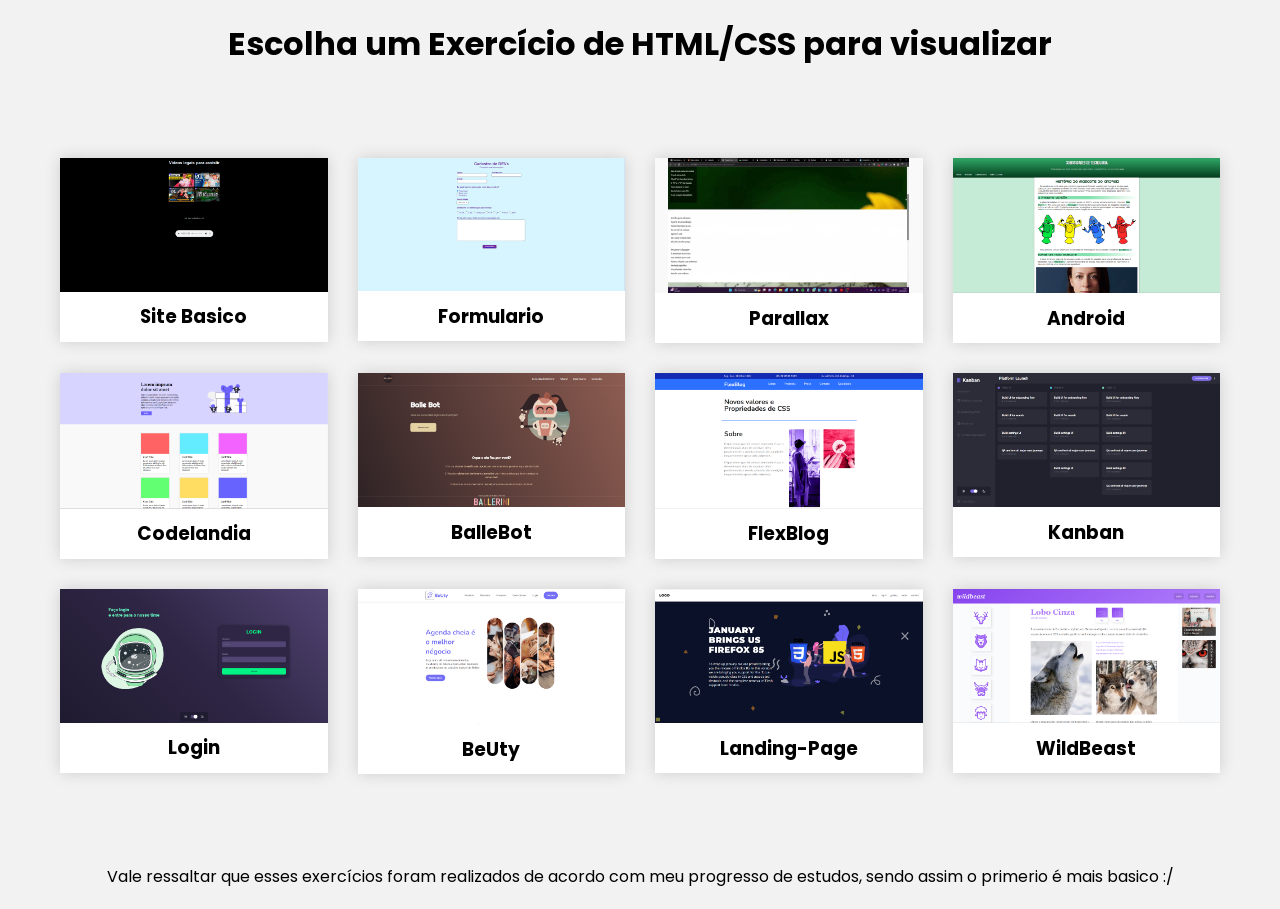
<file: index.html>
<!DOCTYPE html>
<html lang="pt-br">
<head>
    <meta charset="UTF-8">
    <meta http-equiv="X-UA-Compatible" content="IE=edge">
    <meta name="viewport" content="width=device-width, initial-scale=1.0">
    <link rel="stylesheet" href="style.css">
    <link rel="shortcut icon" href="imagens/favicon.png" type="image/x-icon">
    <title>Exercícios Html/Css</title>
</head>
<body>
    <header>
        <div id="header-container">
            <h1>Escolha um Exercício de <span class="html">HTML</span>/<span class="css">CSS</span> para visualizar</h1>
        </div>
    </header>
    
    <div class="grid-container">
        <a target="_blank" href="01 - Site Basico Videos Youtube/index.html">
            <div class="grid-itens">
                <div class="img-grid-itens">
                    <img src="imagens/Site Basico.png" alt="">
                </div>
                <div class="description-container">
                    <h3>Site Basico</h3>
                </div>
            </div>
        </a>
        <a href="02 - Formulario/index.html" target="_blank">
            <div class="grid-itens">
                <div class="img-grid-itens">
                    <img src="imagens/Formulario.png" alt="">
                </div>
                <div class="description-container">
                    <h3>Formulario</h3>
                </div>
            </div>
        </a>
        <a href="03 - Projeto Cordel/index.html" target="_blank">
            <div class="grid-itens">
                <div id="parallax-img-container" class="img-grid-itens">
                    <img id="parallax" src="imagens/Parallax.gif" alt="">
                </div>
                <div class="description-container">
                    <h3>Parallax</h3>
                </div>
            </div>
        </a>
        <a href="04 - Site Android/index.html" target="_blank">
            <div class="grid-itens">
                <div class="img-grid-itens">
                    <img src="imagens/Android.png" alt="">
                </div>
                <div class="description-container">
                    <h3>Android</h3>
                </div>
            </div>
        </a>
        <a href="05 - Figma Codelandia/index.html" target="_blank">
            <div class="grid-itens">
                <div class="img-grid-itens">
                    <img src="imagens/Codelandia.png" alt="">
                </div>
                <div class="description-container">
                    <h3>Codelandia</h3>
                </div>
            </div>
        </a>
        <a href="06 - Site Balle Bot/index.html" target="_blank">
            <div class="grid-itens">
                <div class="img-grid-itens">
                    <img src="imagens/BalleBot.png" alt="">
                </div>
                <div class="description-container">
                    <h3>BalleBot</h3>
                </div>
            </div>
        </a>
        <a href="07 - Flexblog/index.html" target="_blank">
            <div class="grid-itens">
                <div class="img-grid-itens">
                    <img src="imagens/FlexBlog.png" alt="">
                </div>
                <div class="description-container">
                    <h3>FlexBlog</h3>
                </div>
            </div>
        </a>
        <a href="08 - kanban/index.html" target="_blank">
            <div class="grid-itens">
                <div class="img-grid-itens">
                    <img src="imagens/Kanban.png" alt="">
                </div>
                <div class="description-container">
                    <h3>Kanban</h3>
                </div>
            </div>
        </a>
        <a href="09 - login/index.html" target="_blank">
            <div class="grid-itens">
                <div class="img-grid-itens">
                    <img src="imagens/login.png" alt="">
                </div>
                <div class="description-container">
                    <h3>Login</h3>
                </div>
            </div>
        </a>
        <a href="10 - beUty/index.html" target="_blank">
            <div class="grid-itens">
                <div class="img-grid-itens">
                    <img src="imagens/BeUty.png" alt="">
                </div>
                <div class="description-container">
                    <h3>BeUty</h3>
                </div>
            </div>
        </a>
        <a href="11 - Landing Page/index.html" target="_blank">
            <div class="grid-itens">
                <div class="img-grid-itens">
                    <img src="imagens/Landing-Page.png" alt="">
                </div>
                <div class="description-container">
                    <h3>Landing-Page</h3>
                </div>
            </div>
        </a>
        <a href="12 - WildBeast/index.html" target="_blank">
            <div class="grid-itens">
                <div class="img-grid-itens">
                    <img src="imagens/WildBeast.png" alt="">
                </div>
                <div class="description-container">
                    <h3>WildBeast</h3>
                </div>
            </div>
        </a>
    </div>
    <footer>
        <p>
            Vale ressaltar que esses exercícios foram realizados de acordo com meu progresso de estudos, sendo assim
            o primerio é mais basico :/
        </p>
    </footer>
</body>
</html>
</file>
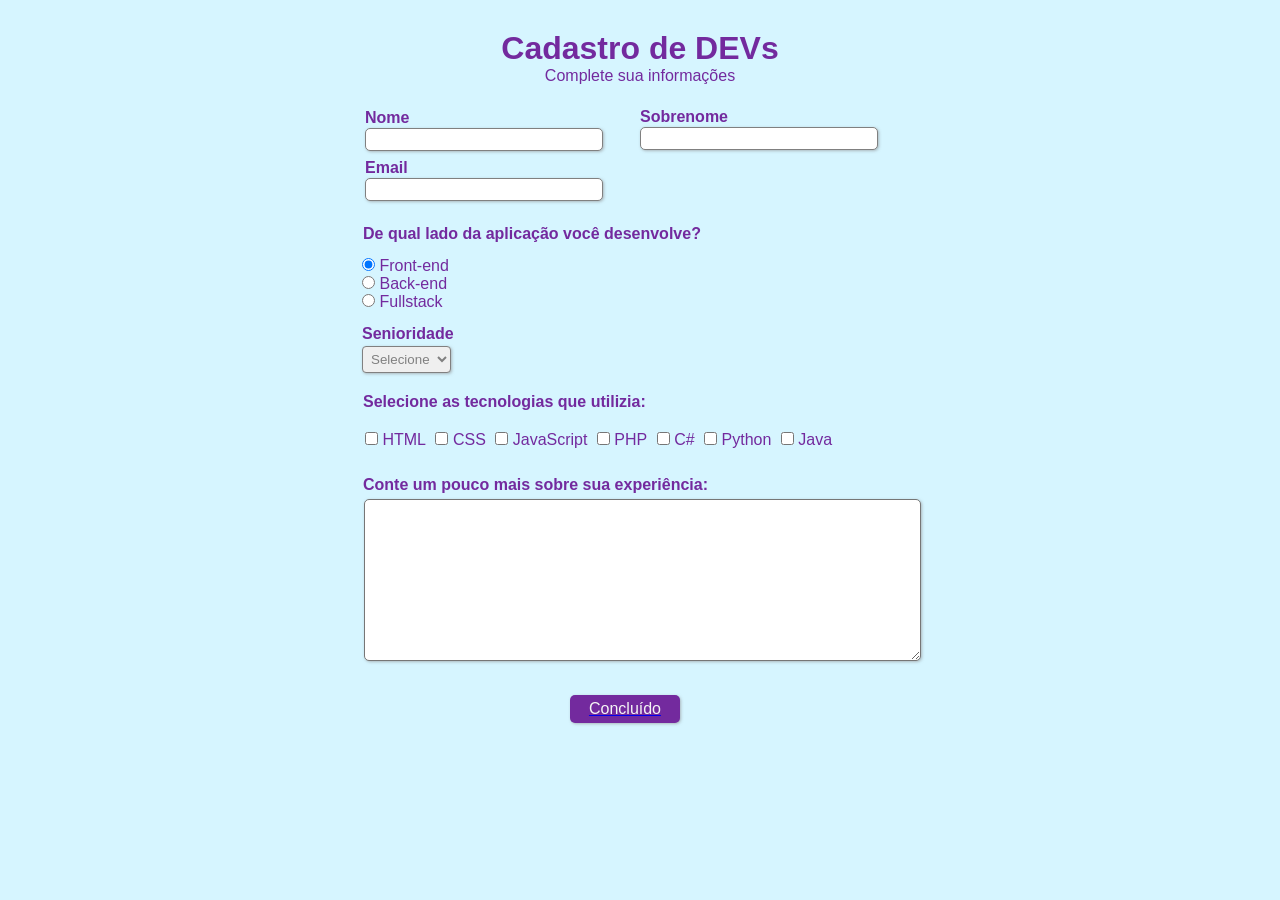
<file: 02 - Formulario/index.html>
<!DOCTYPE html>
<html lang="en">
<head>
    <meta charset="UTF-8">
    <meta http-equiv="X-UA-Compatible" content="IE=edge">
    <meta name="viewport" content="width=device-width, initial-scale=1.0">
    <title>Cadastro</title>
    <link rel="stylesheet" href="style.css">
    <link rel="shortcut icon" href="icons8-google-forms-96.png" type="image/x-icon">
</head>
<body>
    <main>
        <h1>Cadastro de DEVs</h1>
        <p>Complete sua informações</p>
        <form action="" method="get" autocomplete="on">
            <fieldset id="campo1">
                <div>
                    <label for="inome">Nome</label> <br>
                    <input maxlength="30" autocomplete="name" required type="text" id="inome"> <br>
                </div>
                <div>
                    <label for="iemail">Email</label> <br>
                    <input maxlength="30" required autocomplete="email" type="email" id="iemail">
                </div>
                <div id="sobrenome" >
                    <label for="isobrenome">Sobrenome</label> <br>
                    <input maxlength="30" required type="text" id="isobrenome">
                </div>
            </fieldset>
            <fieldset id="campo2" style="border: none;">
                <p style="font-weight: bold; text-align: left; padding-left: 23px; padding-top: 20px;">De qual lado da aplicação você desenvolve?</p>
                <div>
                    <input checked type="radio" id="front" name="side"> <label class="label" for="front">Front-end</label> <br>
                    <input type="radio" id="back" name="side"> <label class="label" for="back">Back-end</label> <br>
                    <input type="radio" id="full" name="side"> <label class="label" for="full">Fullstack</label>
                </div>
                <div>
                    <label style="font-weight: bold;" for="isen">Senioridade</label> <br>
                    <select name="" id="isen">
                        <option value="Slc">Selecione</option>
                        <option value="Junior">Junior</option>
                        <option value="Plenior">Plenior</option>
                        <option value="Senior">Senior</option>
                    </select>
                </div>
            </fieldset>
            <fieldset id="campo3" style="border: none;">
                    <p style="font-weight: bold; text-align: left; padding-left: 23px; padding-top: 20px;">Selecione as tecnologias que utilizia:</p>
                <div>
                    <input type="checkbox" id="html"> <label for="html">HTML</label> 
                    <input type="checkbox" id="css"> <label for="css">CSS</label>
                    <input type="checkbox" id="js"> <label for="js">JavaScript</label>
                    <input type="checkbox" id="php"> <label for="php">PHP</label>
                    <input type="checkbox" id="ch"> <label for="ch">C#</label>
                    <input type="checkbox" id="py"> <label for="py">Python</label>
                    <input type="checkbox" id="java"> <label for="java">Java</label>
                </div>
            </fieldset>
            <fieldset id="campo4" style="border: none;">
                <p style="font-weight: bold; text-align: left; padding-left: 23px; padding-top: 20px;">Conte um pouco mais sobre sua experiência:</p>
                <div>
                    <textarea maxlength="300" name="" id="" cols="66" rows="10">
                    </textarea>
                </div>
        </fieldset>
        <a href="#">
            <div id="botao">
                Concluído
            </div>
        </a>
        </form>
    </main>
</body>
</html>
</file>
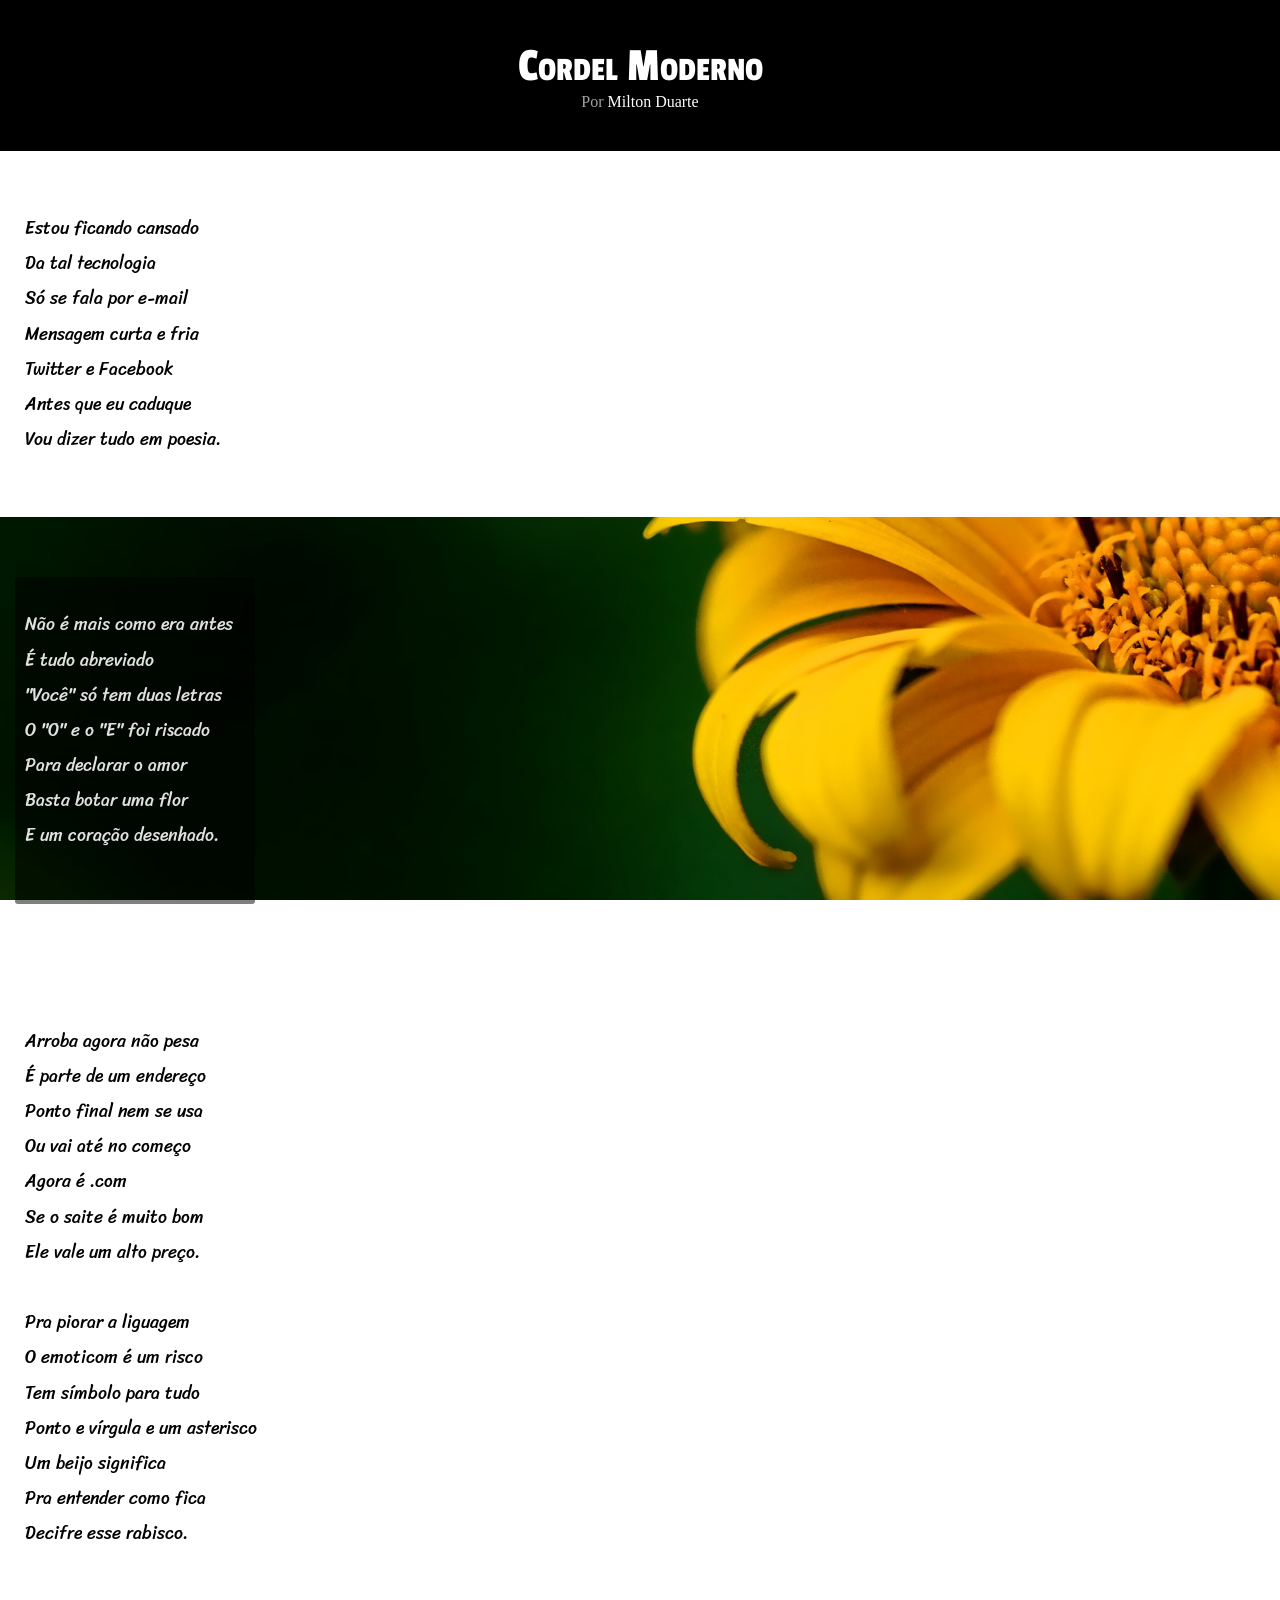
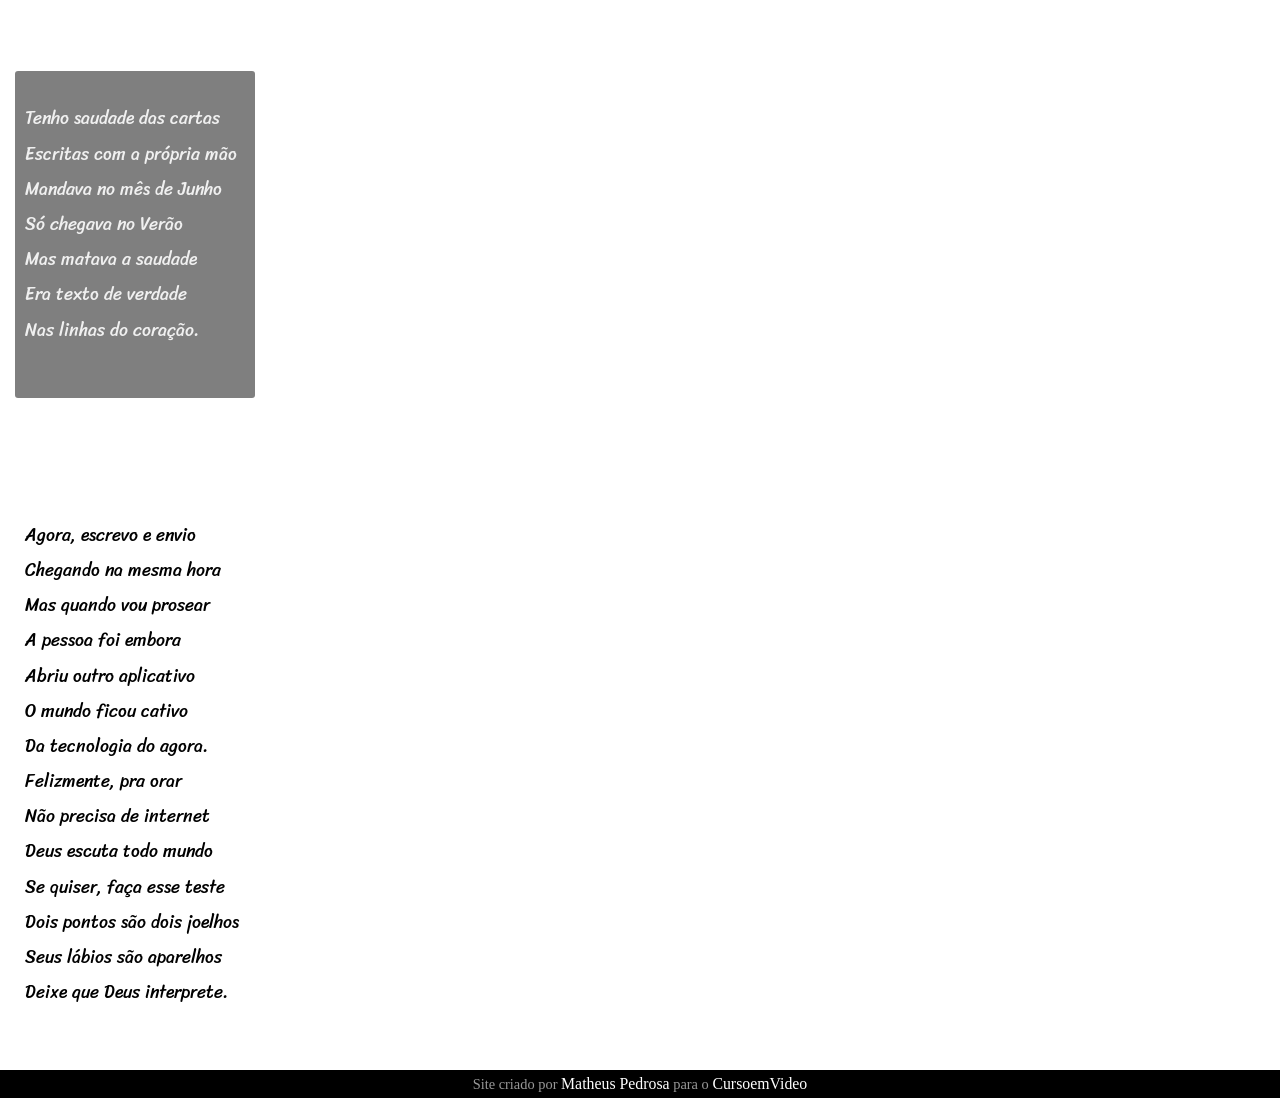
<file: 03 - Projeto Cordel/index.html>
<!DOCTYPE html>
<html lang="pt-br">
<head>
    <meta charset="UTF-8">
    <meta http-equiv="X-UA-Compatible" content="IE=edge">
    <meta name="viewport" content="width=device-width, initial-scale=1.0">
    <title>Projeto Cordel</title>
    <link rel="stylesheet" href="style.css">
    <link rel="shortcut icon" href="imagens/icons8-modo-de-leitura-do-chrome-96.png" type="image/x-icon">
</head>
<body>
    
    <main>
        <header>
            <h1>Cordel Moderno</h1>
            <p>Por <a target="_blank" rel="external" href="https://www.recantodasletras.com.br/poesias/3186743">Milton Duarte</a></p>
        </header>

            <section class="normal">
                <p>
                    Estou ficando cansado<br>
                    Da tal tecnologia<br>
                    Só se fala por e-mail<br>
                    Mensagem curta e fria<br>
                    Twitter e Facebook<br>
                    Antes que eu caduque<br>
                    Vou dizer tudo em poesia.<br>
                </p>
            </section>

            <section id="natureza">
                <p>
                    <div class="fundo-transparente">
                        Não é mais como era antes<br>
                        É tudo abreviado<br>
                        "Você" só tem duas letras<br>
                        O "O" e o "E" foi riscado<br>
                        Para declarar o amor<br>
                        Basta botar uma flor<br>
                        E um coração desenhado.<br>
                    </div>
                </p>
            </section>

            

            <section class="normal">
                <p>
                    Arroba agora não pesa<br>
                    É parte de um endereço<br>
                    Ponto final nem se usa<br>
                    Ou vai até no começo<br>
                    Agora é .com<br>
                    Se o saite é muito bom<br>
                    Ele vale um alto preço.<br>
                </p>

                <p>
                   <br>Pra piorar a liguagem<br>
                    O emoticom é um risco<br>
                    Tem símbolo para tudo<br>
                    Ponto e vírgula e um asterisco<br>
                    Um beijo significa<br>
                    Pra entender como fica<br>
                    Decifre esse rabisco.<br>
                </p>
            </section>
           

            <section id="livro">
                <p>
                    <div class="fundo-transparente">
                        Tenho saudade das cartas<br>
                        Escritas com a própria mão<br>
                        Mandava no mês de Junho<br>
                        Só chegava no Verão<br>
                        Mas matava a saudade<br>
                        Era texto de verdade<br>
                        Nas linhas do coração.<br>
                    </div>
                </p>
            </section>

            <section class="normal">

                <p>
                    Agora, escrevo e envio<br>
                    Chegando na mesma hora<br>
                    Mas quando vou prosear<br>
                    A pessoa foi embora<br>
                    Abriu outro aplicativo<br>
                    O mundo ficou cativo<br>
                    Da tecnologia do agora.<br>
                </p>
                <p>
                    Felizmente, pra orar<br>
                    Não precisa de internet<br>
                    Deus escuta todo mundo<br>
                    Se quiser, faça esse teste<br>
                    Dois pontos são dois joelhos<br>
                    Seus lábios são aparelhos<br>
                    Deixe que Deus interprete.<br>
                    
                </p>
            </section>

    </main>

    <footer>
        <p>Site criado por <a target="_blank" rel="external" href="https://www.instagram.com/matheuspedrosam/">Matheus Pedrosa</a> para o <a href="#">CursoemVideo</a></p>
    </footer>

</body>
</html>
</file>
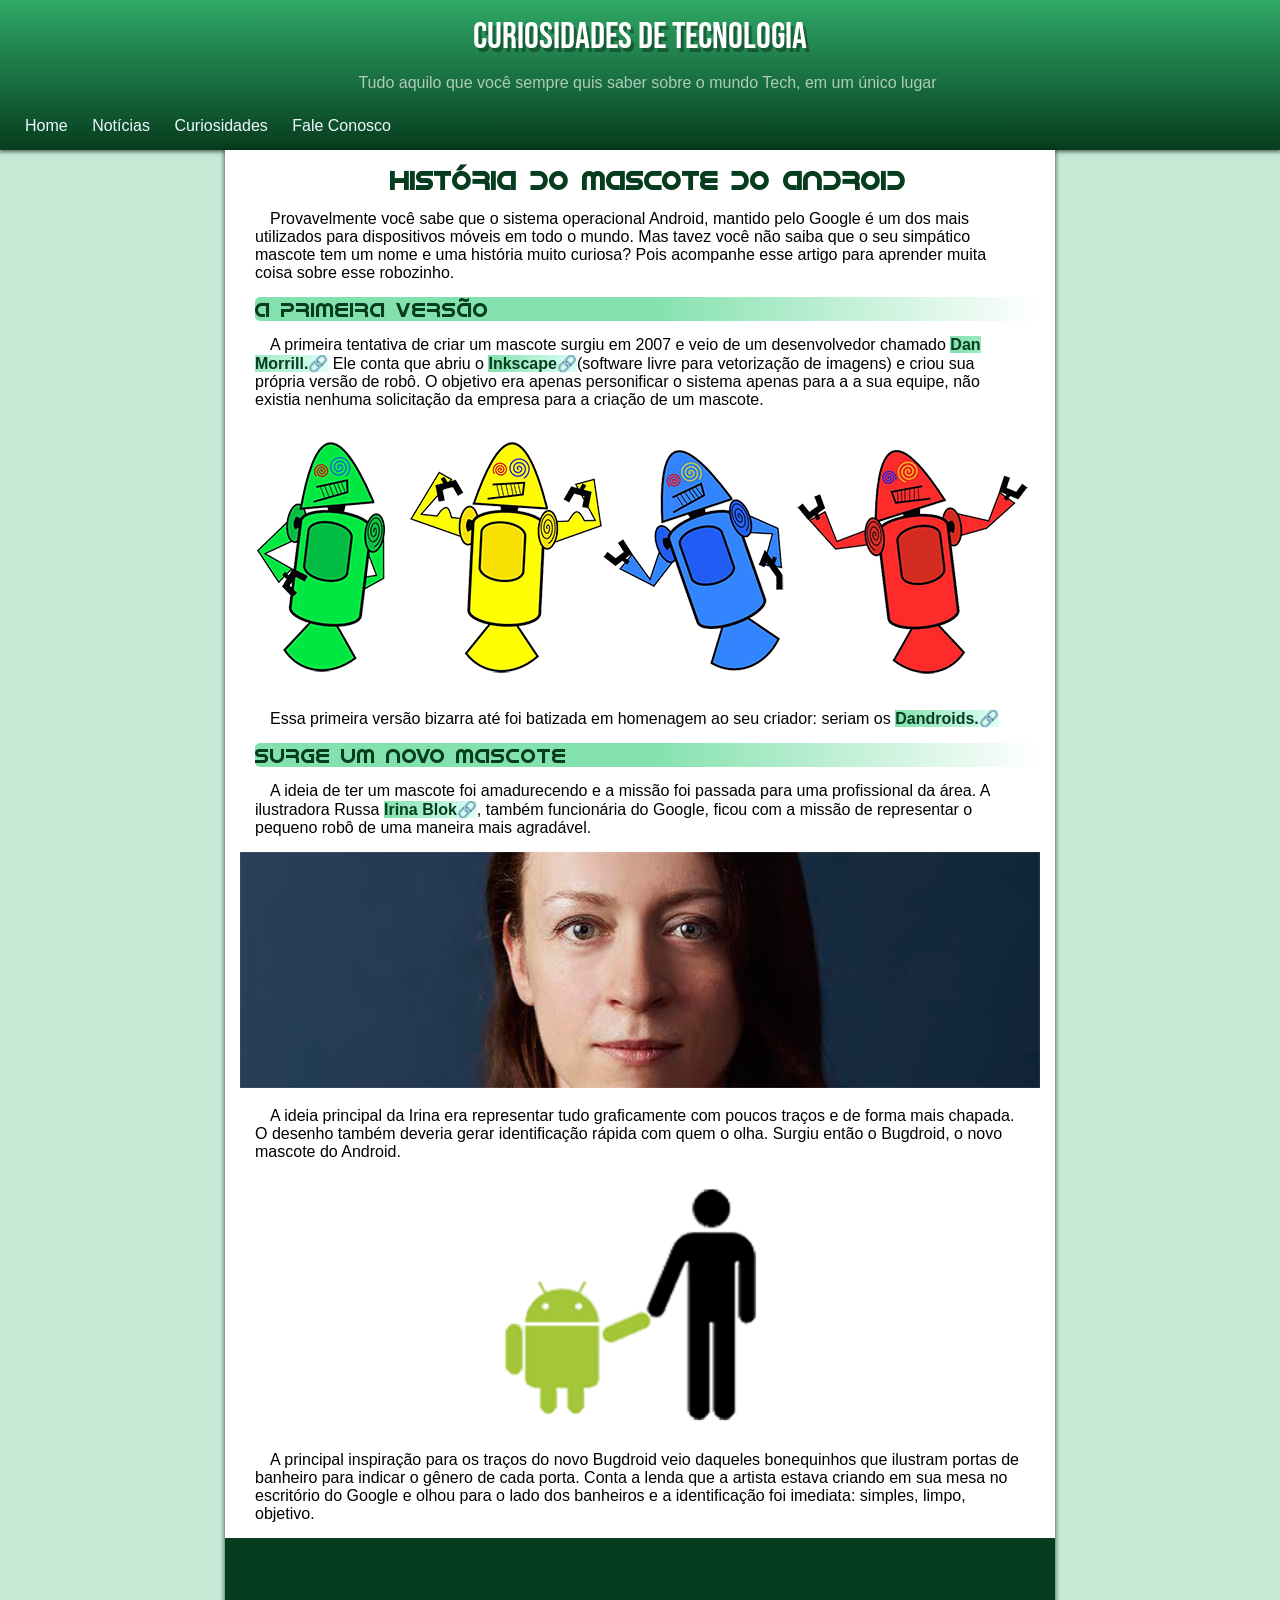
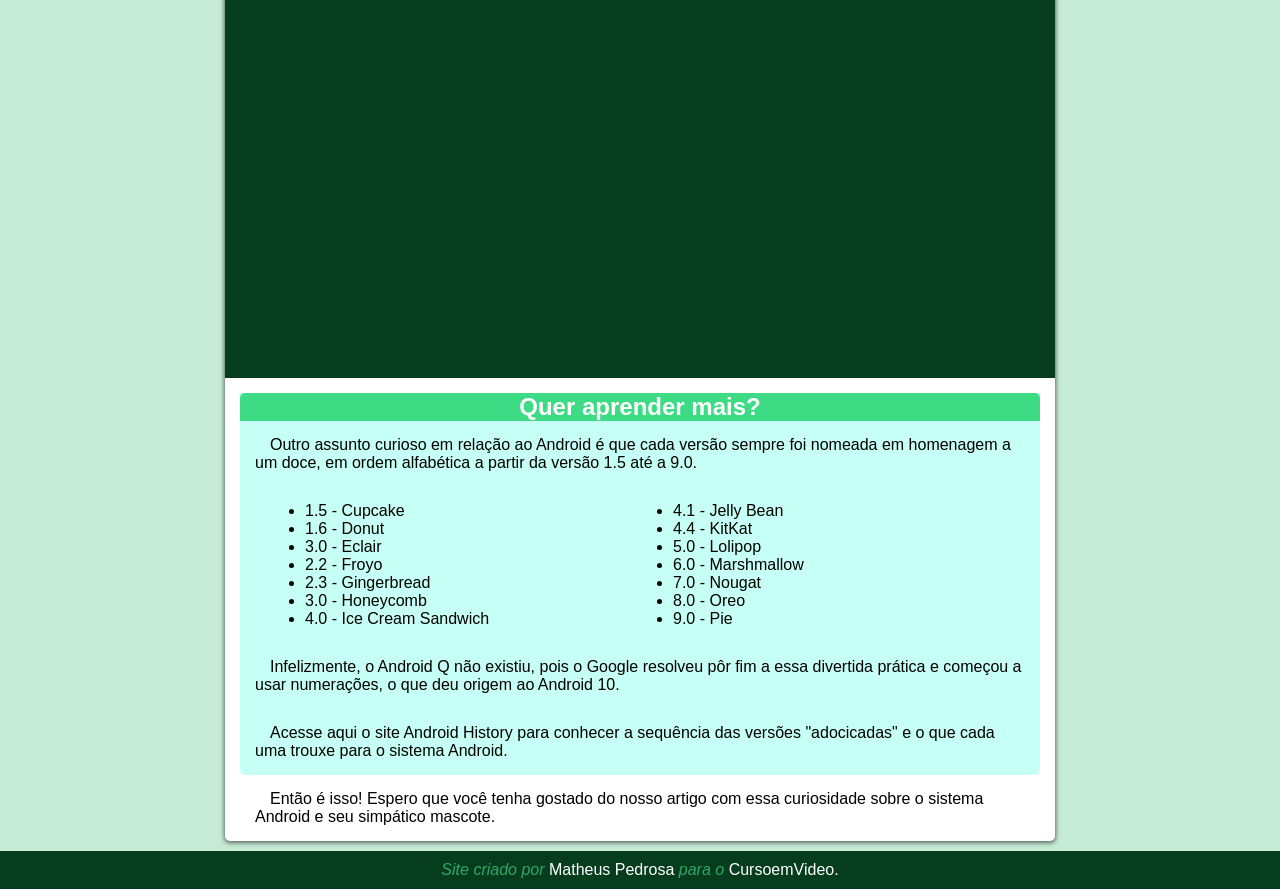
<file: 04 - Site Android/index.html>
<!DOCTYPE html>
<html lang="pt-br">
<head>
    <meta charset="UTF-8">
    <meta http-equiv="X-UA-Compatible" content="IE=edge">
    <meta name="viewport" content="width=device-width, initial-scale=1.0">
    <link rel="stylesheet" href="style.css">
    <link rel="shortcut icon" href="imagens/favicon.ico" type="image/x-icon">
    <title>Android</title>
</head>
<body>

    <header>
        <h1>Curiosidades de Tecnologia</h1>
        
        <p>Tudo aquilo que você sempre quis saber sobre o mundo Tech, em um único lugar</p>
        
        <nav>
            <a href="">Home</a>
            <a href="">Notícias</a>
            <a href="">Curiosidades</a>
            <a href="">Fale Conosco</a>
        </nav>

    </header>

<main>

    <h1>História do Mascote do Android</h1>
    
    <p>Provavelmente você sabe que o sistema operacional Android, mantido pelo Google é um dos mais utilizados para dispositivos móveis em todo o mundo. Mas tavez você não saiba que o seu simpático mascote tem um nome e uma história muito curiosa? Pois acompanhe esse artigo para aprender muita coisa sobre esse robozinho.</p>
    
    <h2>A primeira versão</h2>
    
    <p>A primeira tentativa de criar um mascote surgiu em 2007 e veio de um desenvolvedor chamado <strong><a target="_blank" class = "link_personalizado" href="#">Dan Morrill.🔗</a></strong> Ele conta que abriu o <a class = "link_personalizado"href="#"><strong><a href="#" target="_blank" class="link_personalizado">Inkscape🔗</strong></a>(software livre para vetorização de imagens) e criou sua própria versão de robô. O objetivo era apenas personificar o sistema apenas para a a sua equipe, não existia nenhuma solicitação da empresa para a criação de um mascote.</p>
    
    <picture>
        <source media="(max-width: 500px)" srcset="imagens/dan-droids-pq.png">
        <img src="imagens/dan-droids.png" alt="">
    </picture>
    
    <p>Essa primeira versão bizarra até foi batizada em homenagem ao seu criador: seriam os <strong><a target="_blank" class = "link_personalizado"href="#">Dandroids.🔗</a></strong></p>
    
    <h2>Surge um novo mascote</h2>
    
    <p>A ideia de ter um mascote foi amadurecendo e a missão foi passada para uma profissional da área. A ilustradora Russa <a class="link_personalizado" href="#">Irina Blok🔗</a>, também funcionária do Google, ficou com a missão de representar o pequeno robô de uma maneira mais agradável.</p>
    
    <picture>
        <source media="(max-width: 500px)" srcset="imagens/irina-blok-pq.jpg">
        <img src="imagens/irina-blok.jpg" alt="">
    </picture>
    
    <p>A ideia principal da Irina era representar tudo graficamente com poucos traços e de forma mais chapada. O desenho também deveria gerar identificação rápida com quem o olha. Surgiu então o Bugdroid, o novo mascote do Android.</p>
    
    <img class="pequena" src="imagens/bugdroid.png" alt="">
    
    <p>A principal inspiração para os traços do novo Bugdroid veio daqueles bonequinhos que ilustram portas de banheiro para indicar o gênero de cada porta. Conta a lenda que a artista estava criando em sua mesa no escritório do Google e olhou para o lado dos banheiros e a identificação foi imediata: simples, limpo, objetivo.</p>
    
    <div id="video">
        <iframe width="560" height="315" src="https://www.youtube.com/embed/l2UDgpLz20M" title="YouTube video player" frameborder="0" allow="accelerometer; autoplay; clipboard-write; encrypted-media; gyroscope; picture-in-picture" allowfullscreen></iframe>
    </div>
    
    <section>
        <h2>Quer aprender mais?</h2>
        
        <p>Outro assunto curioso em relação ao Android é que cada versão sempre foi nomeada em homenagem a um doce, em ordem alfabética a partir da versão 1.5 até a 9.0.</p>
        
        <ul>
            <li>1.5 - Cupcake</li>
            <li>1.6 - Donut</li>
            <li>3.0 - Eclair</li>
            <li>2.2 - Froyo</li>
            <li>2.3 - Gingerbread</li>
            <li>3.0 - Honeycomb</li>
            <li>4.0 - Ice Cream Sandwich</li>
            <li>4.1 - Jelly Bean</li>
            <li>4.4 - KitKat</li>
            <li>5.0 - Lolipop</li>
            <li>6.0 - Marshmallow</li>
            <li>7.0 - Nougat</li>
            <li>8.0 - Oreo</li>
            <li>9.0 - Pie</li>
        </ul>
        
        <p>Infelizmente, o Android Q não existiu, pois o Google resolveu pôr fim a essa divertida prática e começou a usar numerações, o que deu origem ao Android 10.</p>
        
        <p>Acesse aqui o site Android History para conhecer a sequência das versões "adocicadas" e o que cada uma trouxe para o sistema Android.</p>       

    </section>

    <aside><p>Então é isso! Espero que você tenha gostado do nosso artigo com essa curiosidade sobre o sistema Android e seu simpático mascote.</p></asider>

</main>
         
<footer>Site criado por <a target="_blank" href="https://www.instagram.com/matheuspedrosam/">Matheus Pedrosa</a> para o <a href="#">CursoemVideo.</a></footer>

</body>
</html>
</file>
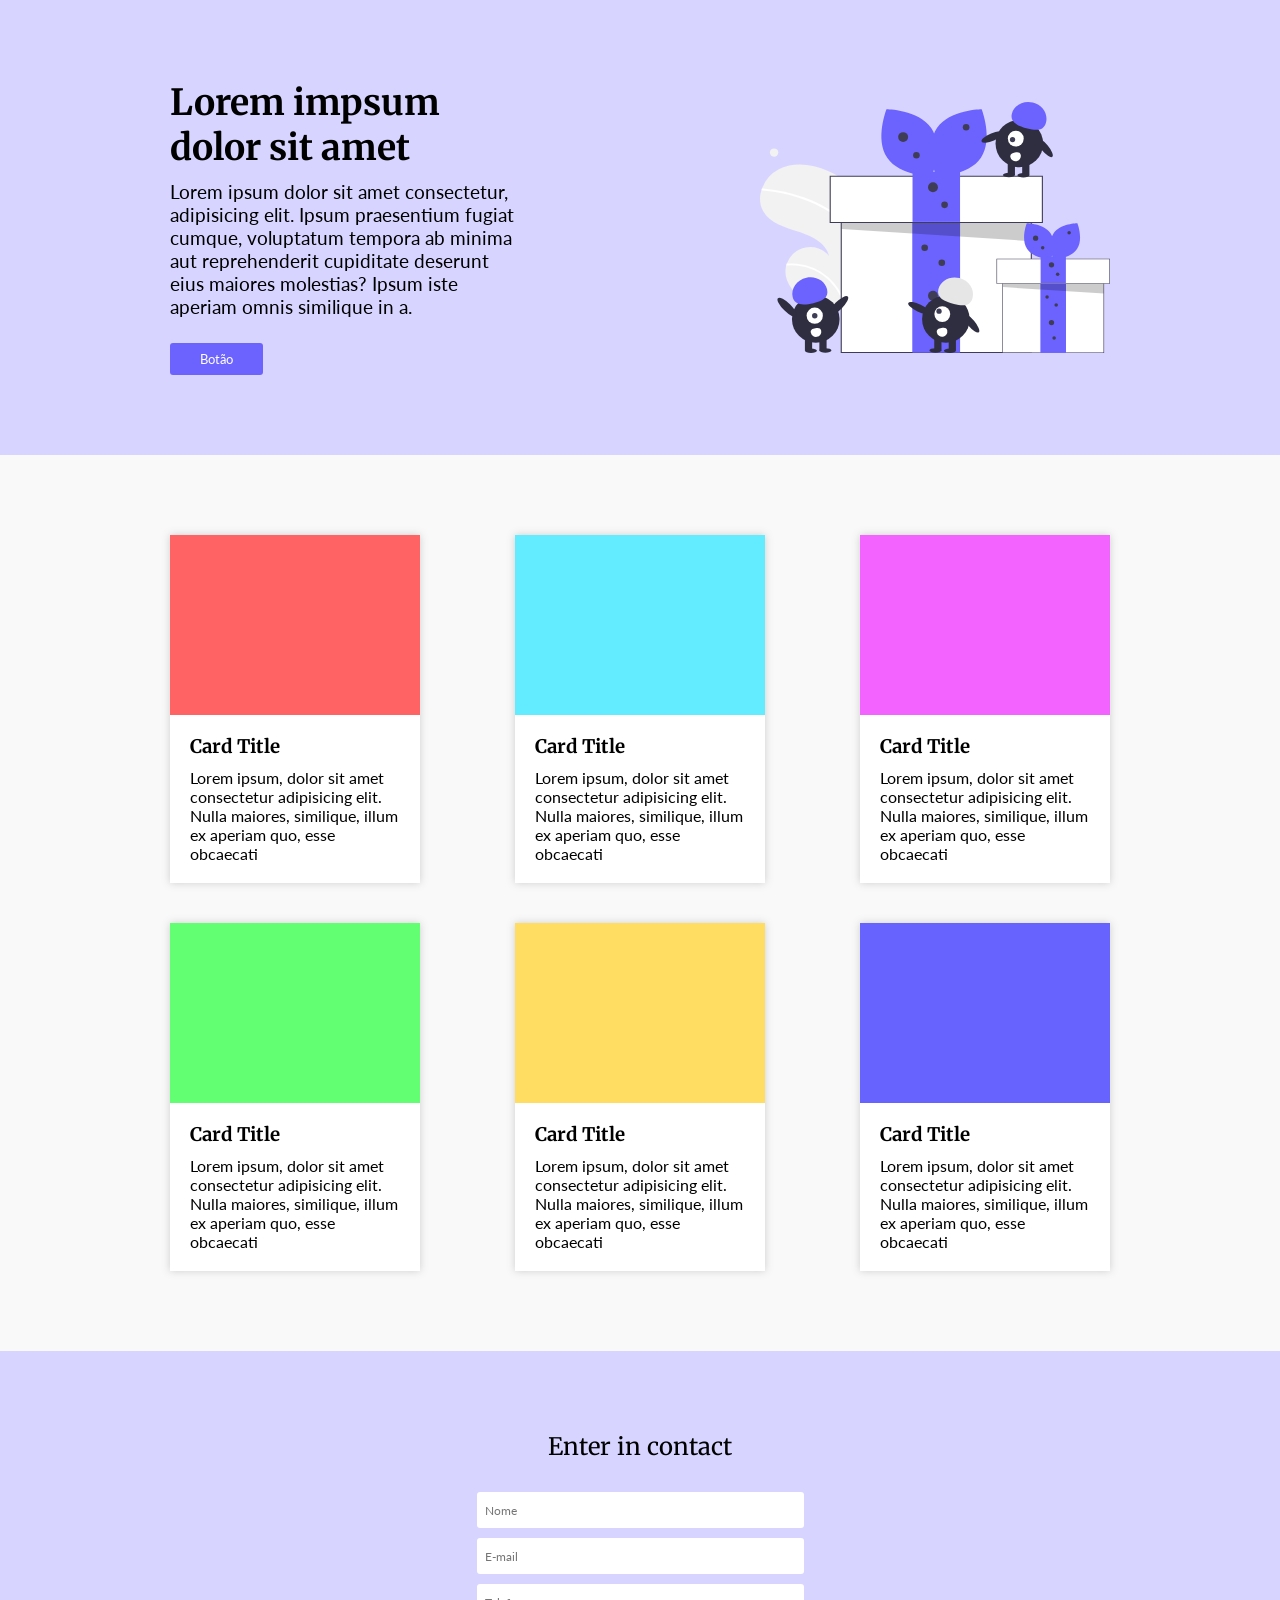
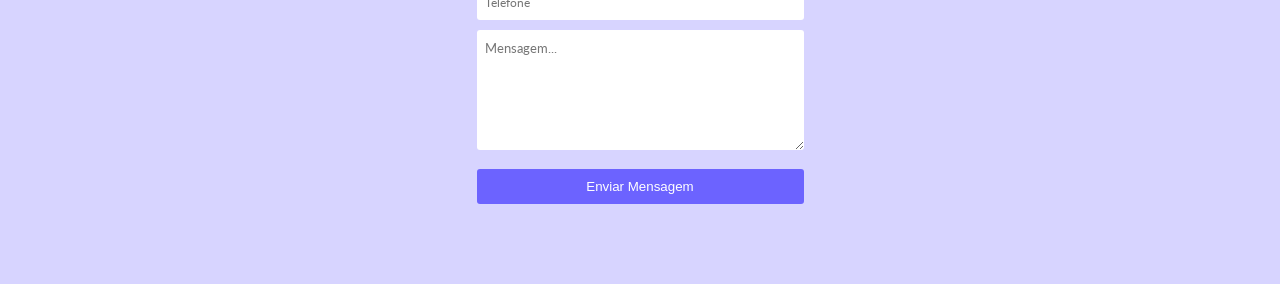
<file: 05 - Figma Codelandia/index.html>
<!DOCTYPE html>
<html lang="pt-br">
<head>
    <meta charset="UTF-8">
    <meta http-equiv="X-UA-Compatible" content="IE=edge">
    <meta name="viewport" content="width=device-width, initial-scale=1.0">
    <link rel="stylesheet" href="style.css">
    <link rel="shortcut icon" href="img/icons8-planeta-32.png" type="image/x-icon">
    <title>Codelandia challenge</title>
</head>
<body>
    <header>
        <div class="header-container">
            <div class="header-txt">
                <h1>Lorem impsum dolor sit amet</h1>
                <p>
                    Lorem ipsum dolor sit amet consectetur, adipisicing elit. Ipsum praesentium fugiat cumque, voluptatum tempora ab minima aut reprehenderit cupiditate deserunt eius maiores molestias? Ipsum iste aperiam omnis similique in a.
                </p>
                <button>Botão</button>
            </div>
            <div class="img-header-container">
                <img src="img/illustration.svg" alt="gift_svg">
            </div>
        </div>
    </header>
    <section class="main-section">
        <div class="main-section-container">

            <div class="squares" id="red">
                <div class="square-colors">
                    <!-- Colors in css -->
                </div>
                <div class="square-txt">
                    <h3>Card Title</h3>
                    <p>
                        Lorem ipsum, dolor sit amet consectetur adipisicing elit. Nulla maiores, similique, illum ex aperiam quo, esse obcaecati
                    </p>
                </div>
            </div>

            <div class="squares" id="blue">
                <div class="square-colors">
                    <!-- Colors in css -->
                </div>
                <div class="square-txt">
                    <h3>Card Title</h3>
                    <p>
                        Lorem ipsum, dolor sit amet consectetur adipisicing elit. Nulla maiores, similique, illum ex aperiam quo, esse obcaecati
                    </p>
                </div>
            </div>

            <div class="squares" id="pink">
                <div class="square-colors">
                    <!-- Colors in css -->
                </div>
                <div class="square-txt">
                    <h3>Card Title</h3>
                    <p>
                        Lorem ipsum, dolor sit amet consectetur adipisicing elit. Nulla maiores, similique, illum ex aperiam quo, esse obcaecati
                    </p>
                </div>
            </div>

            <div class="squares" id="green">
                <div class="square-colors">
                    <!-- Colors in css -->
                </div>
                <div class="square-txt">
                    <h3>Card Title</h3>
                    <p>
                        Lorem ipsum, dolor sit amet consectetur adipisicing elit. Nulla maiores, similique, illum ex aperiam quo, esse obcaecati
                    </p>
                </div>
            </div>

            <div class="squares" id="yellow">
                <div class="square-colors">
                    <!-- Colors in css -->
                </div>
                <div class="square-txt">
                    <h3>Card Title</h3>
                    <p>
                        Lorem ipsum, dolor sit amet consectetur adipisicing elit. Nulla maiores, similique, illum ex aperiam quo, esse obcaecati
                    </p>
                </div>
            </div>

            <div class="squares" id="purple">
                <div class="square-colors">
                    <!-- Colors in css -->
                </div>
                <div class="square-txt">
                    <h3>Card Title</h3>
                    <p>
                        Lorem ipsum, dolor sit amet consectetur adipisicing elit. Nulla maiores, similique, illum ex aperiam quo, esse obcaecati
                    </p>
                </div>
            </div>

            

        </div>
    </section>
    <footer>
        <div class="footer-container">
            <div class="form-container">
                <h2>Enter in contact</h2>
                <form action="">
                    <input type="text" placeholder="Nome"> <br>
                    <input type="email" name="email" id="email" placeholder="E-mail"> <br>
                    <input type="tel" name="cellphone" id="cellphone" placeholder="Telefone"> <br>
                    <textarea name="textarea" id="textarea" cols="40" rows="10" placeholder="Mensagem..."></textarea> <br>
                    <button>Enviar Mensagem</button>
                </form>
            </div>
        </div>
    </footer>
</body>
</html>
</file>
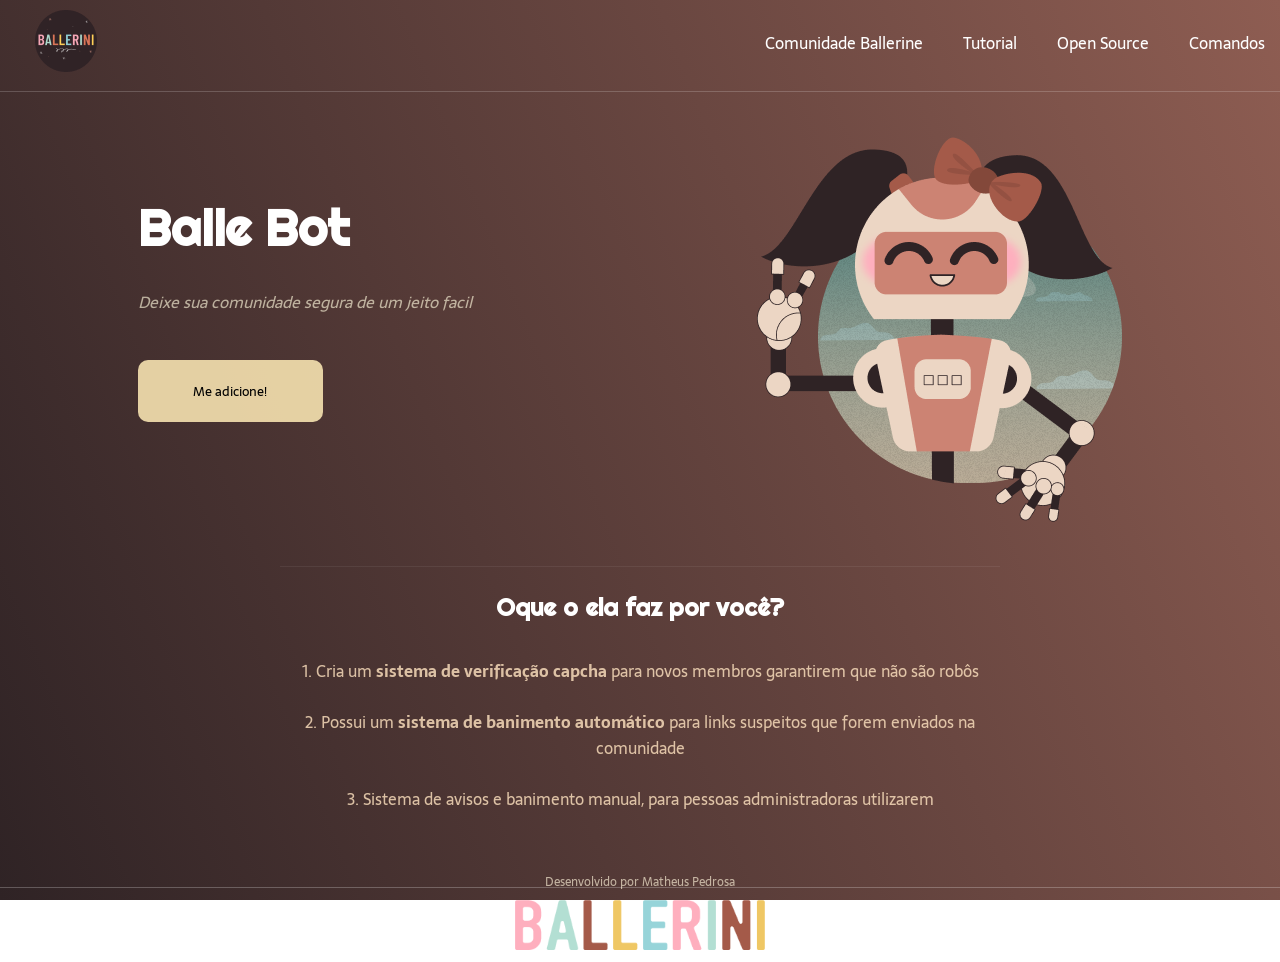
<file: 06 - Site Balle Bot/index.html>
<!DOCTYPE html>
<html lang="pt-br">
<head>
    <meta charset="UTF-8">
    <meta http-equiv="X-UA-Compatible" content="IE=edge">
    <meta name="viewport" content="width=device-width, initial-scale=1.0">
    <link rel="stylesheet" href="style.css">
    <link rel="shortcut icon" href="imagens/icons8-broken-robot-32.png" type="image/x-icon">
    <link rel="stylesheet" href="https://fonts.googleapis.com/css2?family=Material+Symbols+Outlined:opsz,wght,FILL,GRAD@48,400,0,0" />
    <title>Rafa Ballerine</title>
</head>
<body onresize="ajeitarMenu()">
    <div id="menuzin">
        <i onclick="mostrarMenu()" class="material-symbols-outlined">
            menu
        </i>
    </div>
    <header>
        <div class="header-container">
            <div class="logo">
                <a target="_blank" rel="external" href="https://www.instagram.com/rafaballerini/"><img src="imagens/Vector.png" alt="Logo"></a>
            </div>
            <nav>
                <a href="#">Comunidade Ballerine</a>
                <a href="#">Tutorial</a>
                <a href="#">Open Source</a>
                <a href="#">Comandos</a>
            </nav>
        </div>
    </header>

    <main>

        <section class="section1">
            <article class="section1-article">
                <h1>Balle Bot</h1>
                <p>Deixe sua comunidade segura de um jeito facil</p>
                <button class="botao">
                    Me adicione!
                </button>
            </article>
            <div class="logo-principal">
                <img src="imagens/Group 4.png" alt="Bot logo">
            </div>
        </section>
        
        <section class="section2">
            <div class="infos-container">
                <h2>Oque o ela faz por você?</h2>
                <p>1. Cria um <strong>sistema de verificação capcha</strong> para novos membros garantirem que não são robôs</p>
                <p>2. Possui um <strong>sistema de banimento automático</strong> para links suspeitos que forem enviados na comunidade</p>
                <p class="paragrafo3">3. Sistema de avisos e banimento manual, para pessoas administradoras utilizarem
                </p>
            </div>
        </section>

    </main>

    <div class="final">
        <div class="matheus">
            Desenvolvido por <a href="https://www.instagram.com/matheuspedrosam/" target="_blank" rel="external">Matheus Pedrosa</a>
        </div>
        <footer>
            <img class="ballerine" src="imagens/BALLERINI.png" alt="BALLERINE">
        </footer>
    </div>


    <script src="vanilla-tilt.babel.js"></script>
    <script type="text/javascript">
        VanillaTilt.init(document.querySelector(".logo-principal"), {
            max: 25,
            speed: 400
    });
    
    //It also supports NodeList
    VanillaTilt.init(document.querySelectorAll(".logo-principal"));
    </script>


    <script>
        div_menu_hamburguer = document.querySelector('#menuzin')
        menu_hamburgue = document.querySelector('.material-symbols-outlined')
        header = document.querySelector('header')

        function mostrarMenu(){
        
            if (header.style.display == 'none'){
                header.style.display = 'flex'
                menu_hamburgue.innerHTML = 'close'
            } else{
                header.style.display = 'none'
                menu_hamburgue.innerHTML = 'menu'
            }
        }

        function ajeitarMenu(){
            if (window.innerWidth >= 600){
                header.style.display = 'flex'
                div_menu_hamburguer.style.display = 'none'
            } else{
                header.style.display = 'none'
                div_menu_hamburguer.style.display = 'block'
                menu_hamburgue.innerHTML = 'menu'
            }
        }

    </script>

</body>
</html>
</file>
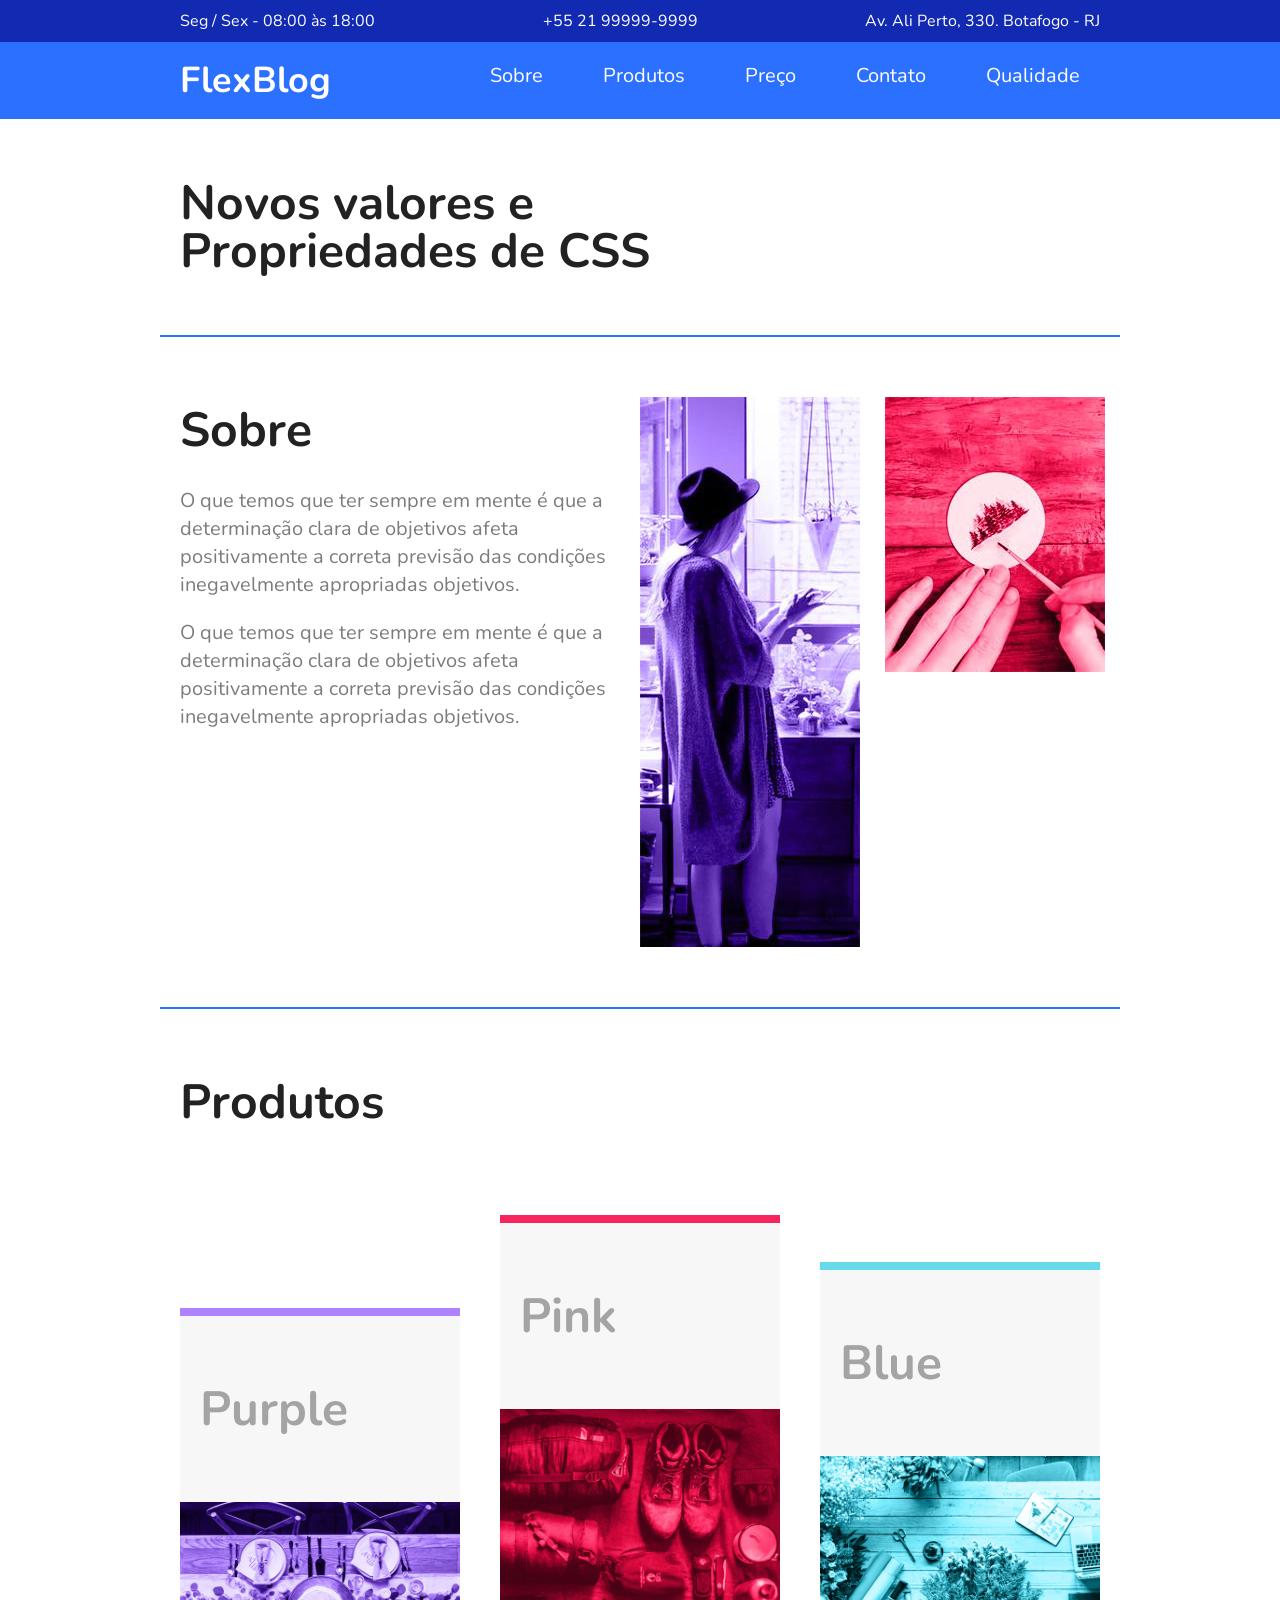
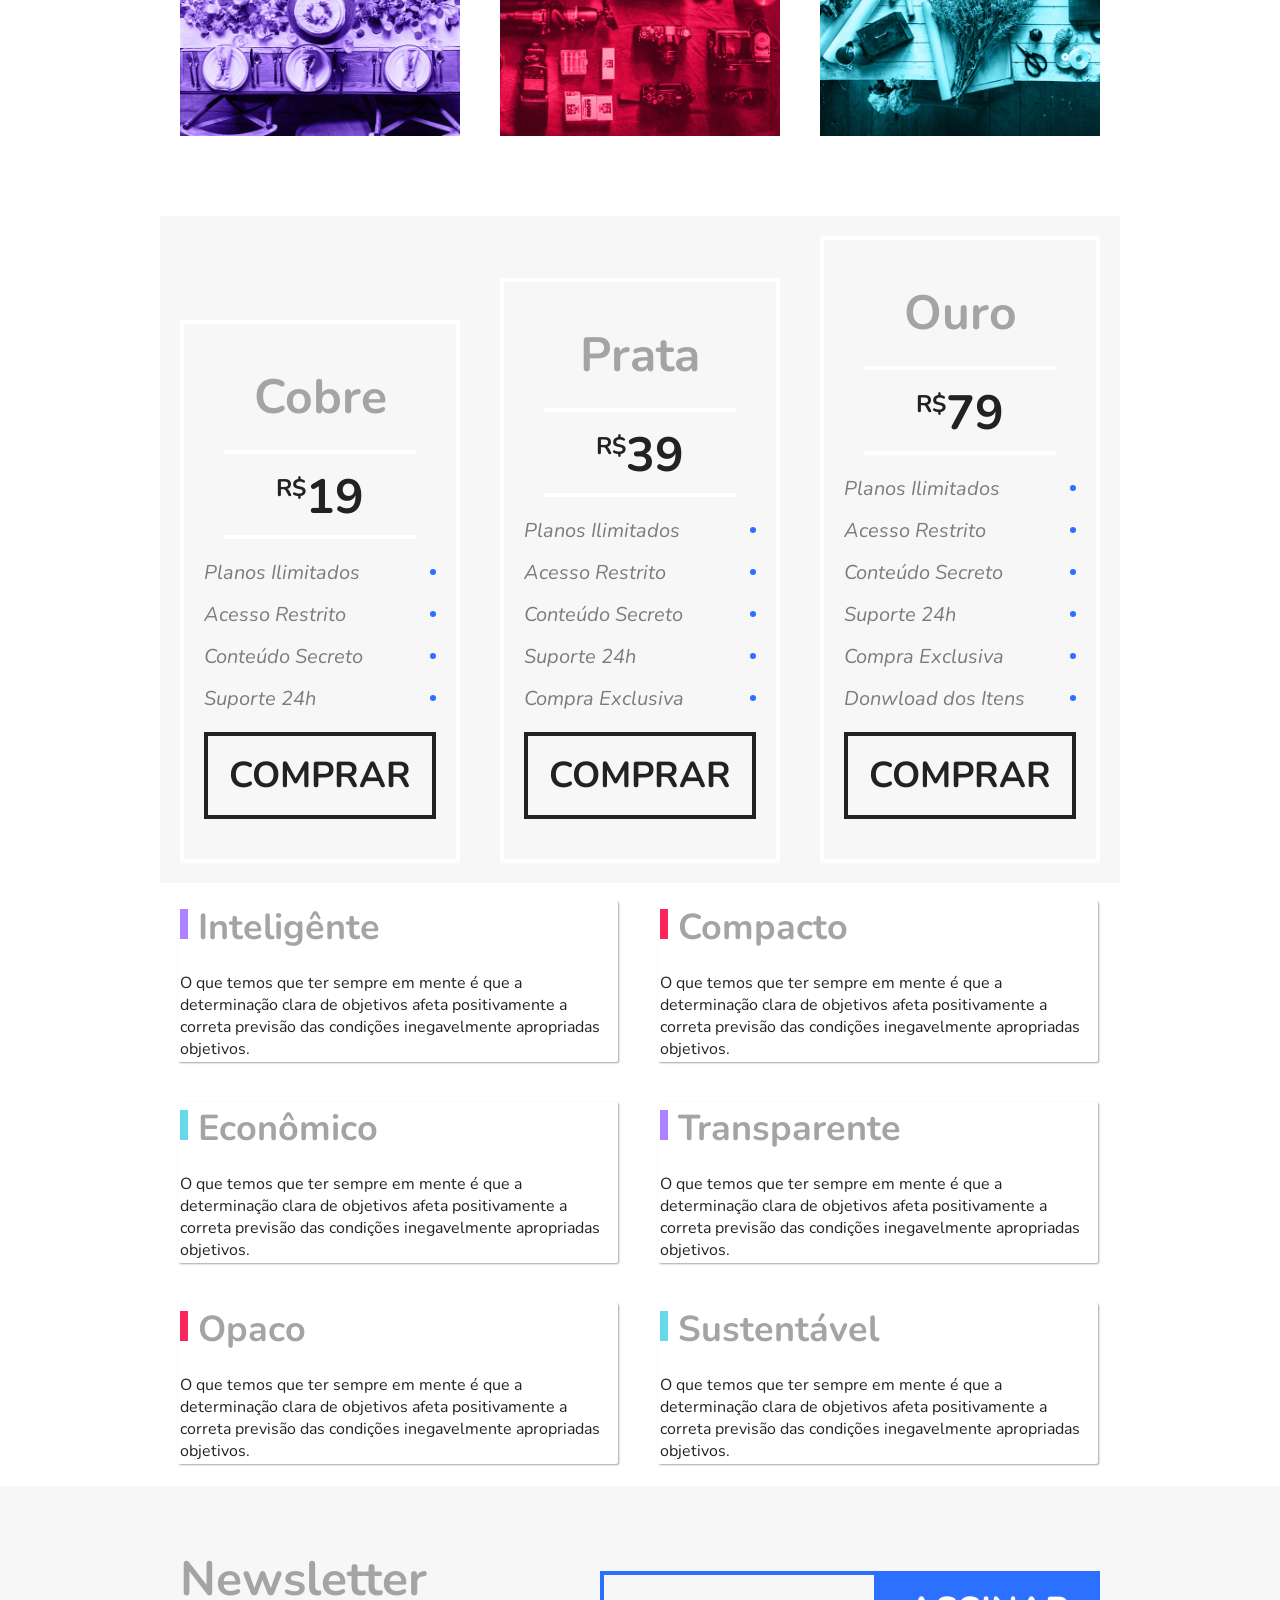
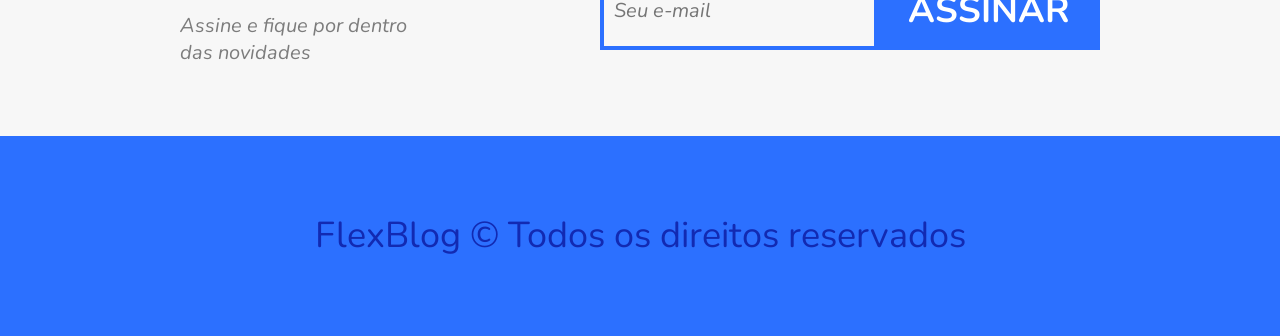
<file: 07 - Flexblog/index.html>
<!DOCTYPE html>
<html lang="pt-br">
<head>
    <meta charset="UTF-8">
    <meta http-equiv="X-UA-Compatible" content="IE=edge">
    <meta name="viewport" content="width=device-width, initial-scale=1.0">
    <link rel="stylesheet" href="style.css">
    <link rel="shortcut icon" href="img/icons8-notícias-32.png" type="image/x-icon">
    <title>FlexBlog</title>
</head>
<body>
    <div id="pre-header">
        <div id="pre-header-container">
            <p>Seg / Sex - 08:00 às 18:00</p>
            <a href="tel:+5521999999999">+55 21 99999-9999</a>
            <p>Av. Ali Perto, 330. Botafogo - RJ</p>
        </div>
    </div>
    <header>
        <div id="header-container">
            <a href="#" id="logo">FlexBlog</a>
            <nav>
                <ul>
                    <li><a href="#sobre">Sobre</a></li>
                    <li><a href="#produtos">Produtos</a></li>
                    <li><a href="#preco">Preço</a></li>
                    <li><a href="#contato">Contato</a></li>
                    <li><a href="#qualidade">Qualidade</a></li>
                </ul>
            </nav>
        </div>
    </header>

    <h1 id="h1-introducao">Novos valores e <br>Propriedades de CSS</h1>

    <section id="sobre">
        <div id="sobre-info">
            <h1>Sobre</h1>
            <p>O que temos que ter sempre em mente é que a determinação clara de objetivos afeta positivamente a correta previsão das condições inegavelmente apropriadas objetivos.</p>
            <p>O que temos que ter sempre em mente é que a determinação clara de objetivos afeta positivamente a correta previsão das condições inegavelmente apropriadas objetivos.</p>
        </div>
        <div class="sobre-img">
            <img src="img/sobre1.jpg" alt="">
        </div>
        <div class="sobre-img">
            <img src="img/sobre2.jpg" alt="">
        </div>
    </section>

    <section id="produtos">
        <h1>Produtos</h1>
        <div id="produtos-container">
            <div class="produtos-itens" id="produtos-iten-purple">
                <h2>Purple</h2>
                <img src="img/produtos1.jpg" alt="">
            </div>
            <div class="produtos-itens" id="produtos-iten-pink">
                <h2>Pink</h2>
                <img src="img/produtos2.jpg" alt="">
            </div>
            <div class="produtos-itens" id="produtos-iten-blue">
                <h2>Blue</h2>
                <img src="img/produtos3.jpg" alt="">
            </div>
        </div>
    </section>

    <section id="preco">
        <div class="preco-item cobre">
            <h2>Cobre</h2>
            <span><sup>R$</sup>19</span>
            <ul>
                <li>Planos Ilimitados</li>
                <li>Acesso Restrito</li>
                <li>Conteúdo Secreto</li>
                <li>Suporte 24h</li>
            </ul>
            <a href="#">Comprar</a>
        </div>
        <div class="preco-item prata">
            <h2>Prata</h2>
            <span><sup>R$</sup>39</span>
            <ul>
                <li>Planos Ilimitados</li>
                <li>Acesso Restrito</li>
                <li>Conteúdo Secreto</li>
                <li>Suporte 24h</li>
                <li>Compra Exclusiva</li>
            </ul>
            <a href="#">Comprar</a>
        </div>
        <div class="preco-item ouro">
            <h2>Ouro</h2>
            <span><sup>R$</sup>79</span>
            <ul>
                <li>Planos Ilimitados</li>
                <li>Acesso Restrito</li>
                <li>Conteúdo Secreto</li>
                <li>Suporte 24h</li>
                <li>Compra Exclusiva</li>
                <li>Donwload dos Itens</li>
            </ul>
            <a href="#">Comprar</a>
        </div>
    </section>

    <section id="qualidade">
        <div class="qualidade-item purple">
            <h2>Inteligênte</h2>
            <p>O que temos que ter sempre em mente é que a determinação clara de objetivos afeta positivamente a correta previsão das condições inegavelmente apropriadas objetivos.</p>
        </div>
        <div class="qualidade-item pink">
            <h2>Compacto</h2>
            <p>O que temos que ter sempre em mente é que a determinação clara de objetivos afeta positivamente a correta previsão das condições inegavelmente apropriadas objetivos.</p>
        </div>
        <div class="qualidade-item blue">
            <h2>Econômico</h2>
            <p>O que temos que ter sempre em mente é que a determinação clara de objetivos afeta positivamente a correta previsão das condições inegavelmente apropriadas objetivos.</p>
        </div>
        <div class="qualidade-item purple">
            <h2>Transparente</h2>
            <p>O que temos que ter sempre em mente é que a determinação clara de objetivos afeta positivamente a correta previsão das condições inegavelmente apropriadas objetivos.</p>
        </div>
        <div class="qualidade-item pink">
            <h2>Opaco</h2>
            <p>O que temos que ter sempre em mente é que a determinação clara de objetivos afeta positivamente a correta previsão das condições inegavelmente apropriadas objetivos.</p>
        </div>
        <div class="qualidade-item blue">
            <h2>Sustentável</h2>
            <p>O que temos que ter sempre em mente é que a determinação clara de objetivos afeta positivamente a correta previsão das condições inegavelmente apropriadas objetivos.</p>
        </div>
    </section>

    <section id="news-letter">
        <div id="news-letter-info">
            <h1>Newsletter</h1>
            <p>Assine e fique por dentro das novidades</p>
        </div>
        <form action="post">
            <input type="text" placeholder="Seu e-mail">
            <button type="submit">Assinar</button>
        </form>
    </section>

    <footer>
        <p>FlexBlog © Todos os direitos reservados</p>
    </footer>
</body>
</html>
</file>
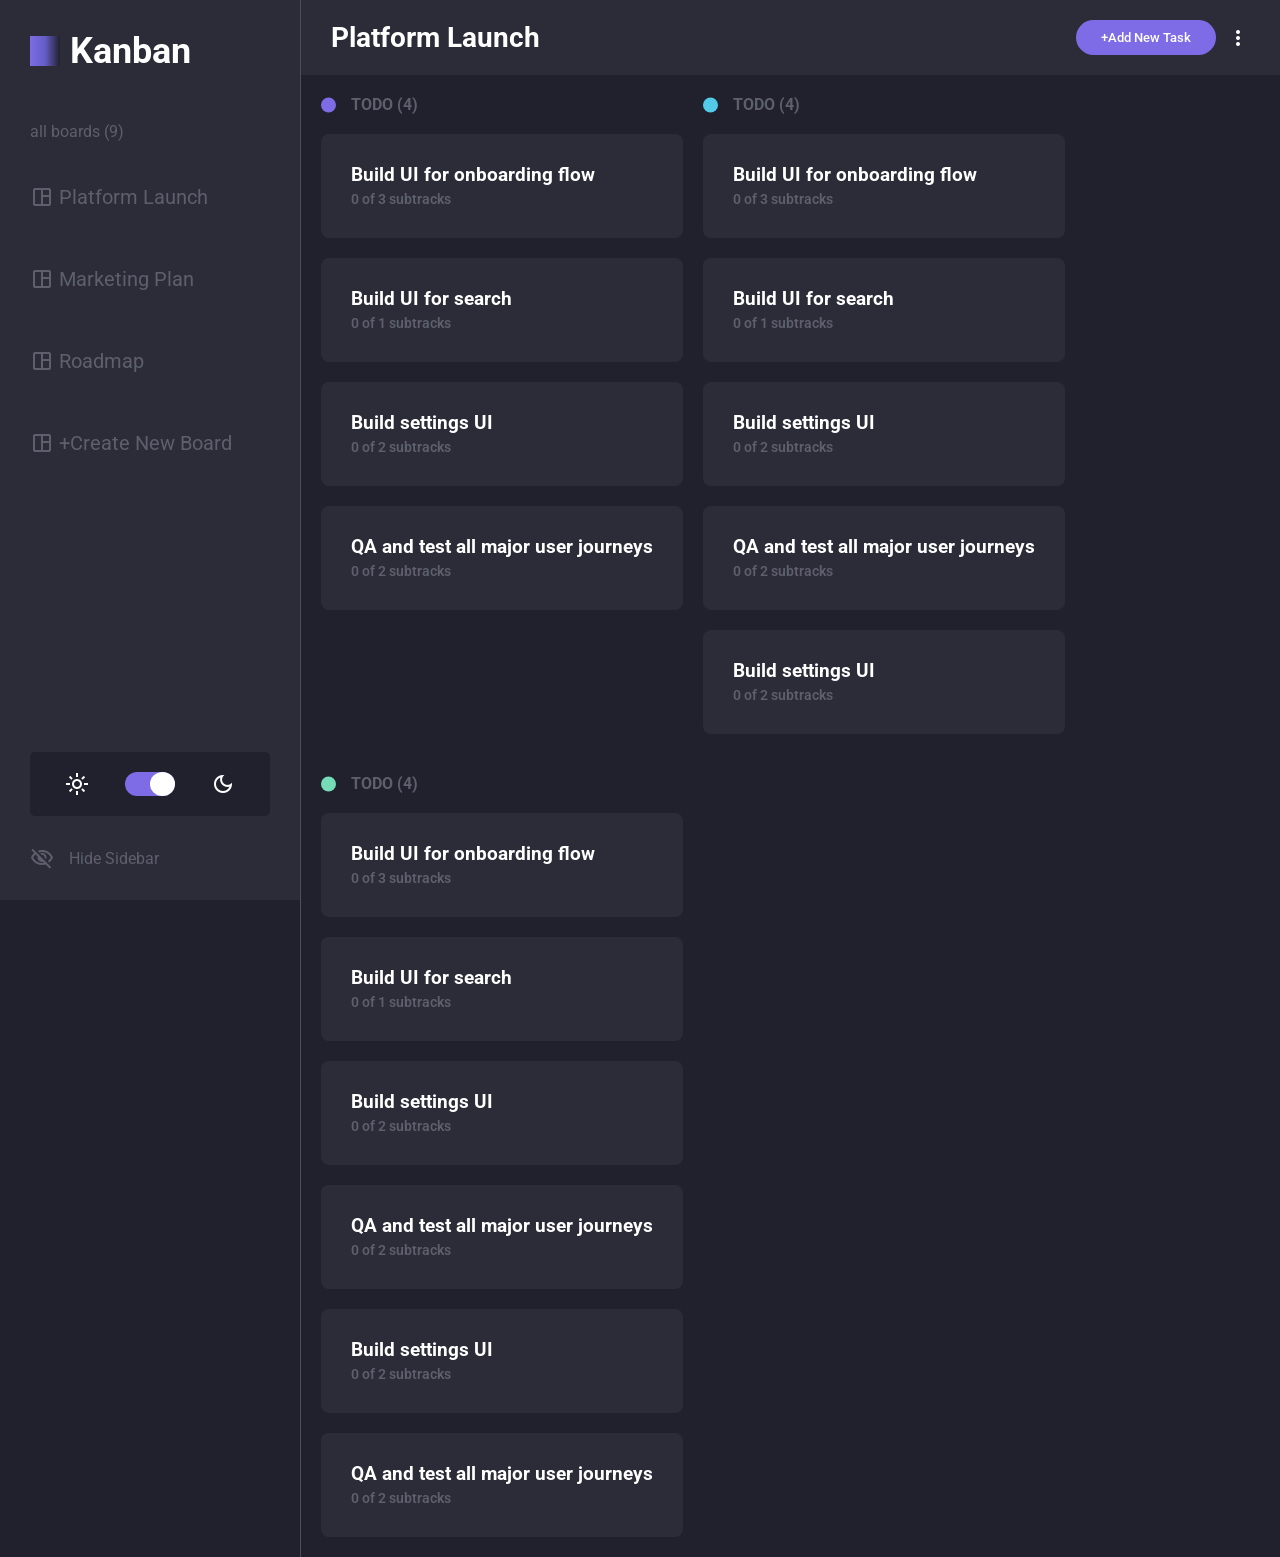
<file: 08 - kanban/index.html>
<!DOCTYPE html>
<html lang="en">
<head>
    <meta charset="UTF-8">
    <meta http-equiv="X-UA-Compatible" content="IE=edge">
    <meta name="viewport" content="width=device-width, initial-scale=1.0">
    <link rel="stylesheet" href="https://fonts.googleapis.com/css2?family=Material+Symbols+Outlined:opsz,wght,FILL,GRAD@20..48,100..700,0..1,-50..200" />
    <link rel="shortcut icon" href="icons8-google-forms-96.png" type="image/x-icon">
    <link rel="stylesheet" href="style.css">
    <title>Kanban</title>
</head>
<body>
    <main>
        <section id="kaban">
            <div id="menu">
                <div id="logo-container">
                    <div id="logo"></div>
                    <h1>Kanban</h1>
                </div>
                <p>all boards (9)</p>
                <nav>
                    <a href="#">
                        <div class="menu-links">
                            <i class="material-symbols-outlined">space_dashboard</i>
                            Platform Launch
                        </div>
                    </a>
                    <a href="#">
                        <div class="menu-links">
                            <i class="material-symbols-outlined">space_dashboard</i>
                            Marketing Plan
                        </div>
                    </a>
                    <a href="#">
                        <div class="menu-links">
                            <i class="material-symbols-outlined">space_dashboard</i>
                            Roadmap
                        </div>
                    </a>
                    <a href="#">
                        <div class="menu-links">
                            <i class="material-symbols-outlined">space_dashboard</i>
                            +Create New Board
                        </div>
                    </a>
                </nav>
            </div>
                <div id="bottom-menu">
                    <div id="theme">
                        <i class="material-symbols-outlined">
                        light_mode
                        </i>
                        <div onclick="change_theme()" id="change-theme">
                            <div id="ball"></div>
                        </div> 
                        <i class="material-symbols-outlined">
                            dark_mode
                        </i>
                    </div>
                    <div onclick="hiddenSidebar()" id="side-bar-hidden" class="menu-links">
                        <i class="material-symbols-outlined">
                            visibility_off
                        </i>
                        <p>Hide Sidebar</p>
                    </div>
                </div>
            </section>
            <section id="platform-launch">
                <header>
                    <div id="menu-and-platform-container">
                        <i onclick="showSidebar()" id="platform-launch-menu" class="material-symbols-outlined">
                            Menu
                        </i>
                        <h1>Platform Launch</h1>
                    </div>
                    <div id="button-container">
                        <button>+Add New Task</button>
                        <span class="material-symbols-outlined">
                            more_vert
                        </span>
                    </div>
                </header>
                    <section id="tasks-container">
                        <div class="tasks" id="tasks-1">
                            <h4>TODO (4)</h4>
                            <div class="tasks-itens">
                                <h3>Build UI for onboarding flow</h3>
                                <p>0 of 3 subtracks</p>
                            </div>
                            <div class="tasks-itens">
                                <h3>Build UI for search</h3>
                                <p>0 of 1 subtracks</p>
                            </div>
                            <div class="tasks-itens">
                                <h3>Build settings UI</h3>
                                <p>0 of 2 subtracks</p>
                            </div>
                            <div class="tasks-itens">
                                <h3>QA and test all major user journeys</h3>
                                <p>0 of 2 subtracks</p>
                            </div>
                        </div>
                        <div class="tasks" id="tasks-2">
                            <h4>TODO (4)</h4>
                            <div class="tasks-itens">
                                <h3>Build UI for onboarding flow</h3>
                                <p>0 of 3 subtracks</p>
                            </div>
                            <div class="tasks-itens">
                                <h3>Build UI for search</h3>
                                <p>0 of 1 subtracks</p>
                            </div>
                            <div class="tasks-itens">
                                <h3>Build settings UI</h3>
                                <p>0 of 2 subtracks</p>
                            </div>
                            <div class="tasks-itens">
                                <h3>QA and test all major user journeys</h3>
                                <p>0 of 2 subtracks</p>
                            </div>
                            <div class="tasks-itens">
                                <h3>Build settings UI</h3>
                                <p>0 of 2 subtracks</p>
                            </div>
                        </div>
                        <div class="tasks" id="tasks-3">
                            <h4>TODO (4)</h4>
                            <div class="tasks-itens">
                                <h3>Build UI for onboarding flow</h3>
                                <p>0 of 3 subtracks</p>
                            </div>
                            <div class="tasks-itens">
                                <h3>Build UI for search</h3>
                                <p>0 of 1 subtracks</p>
                            </div>
                            <div class="tasks-itens">
                                <h3>Build settings UI</h3>
                                <p>0 of 2 subtracks</p>
                            </div>
                            <div class="tasks-itens">
                                <h3>QA and test all major user journeys</h3>
                                <p>0 of 2 subtracks</p>
                            </div>
                            <div class="tasks-itens">
                                <h3>Build settings UI</h3>
                                <p>0 of 2 subtracks</p>
                            </div>
                            <div class="tasks-itens">
                                <h3>QA and test all major user journeys</h3>
                                <p>0 of 2 subtracks</p>
                            </div>
                        </div>
                        <div id="add-tasks">
                        </div>
                    </section>
            </section>
    </main>

    <script src="kaban_scripts.js"></script>
</body>
</html>
</file>
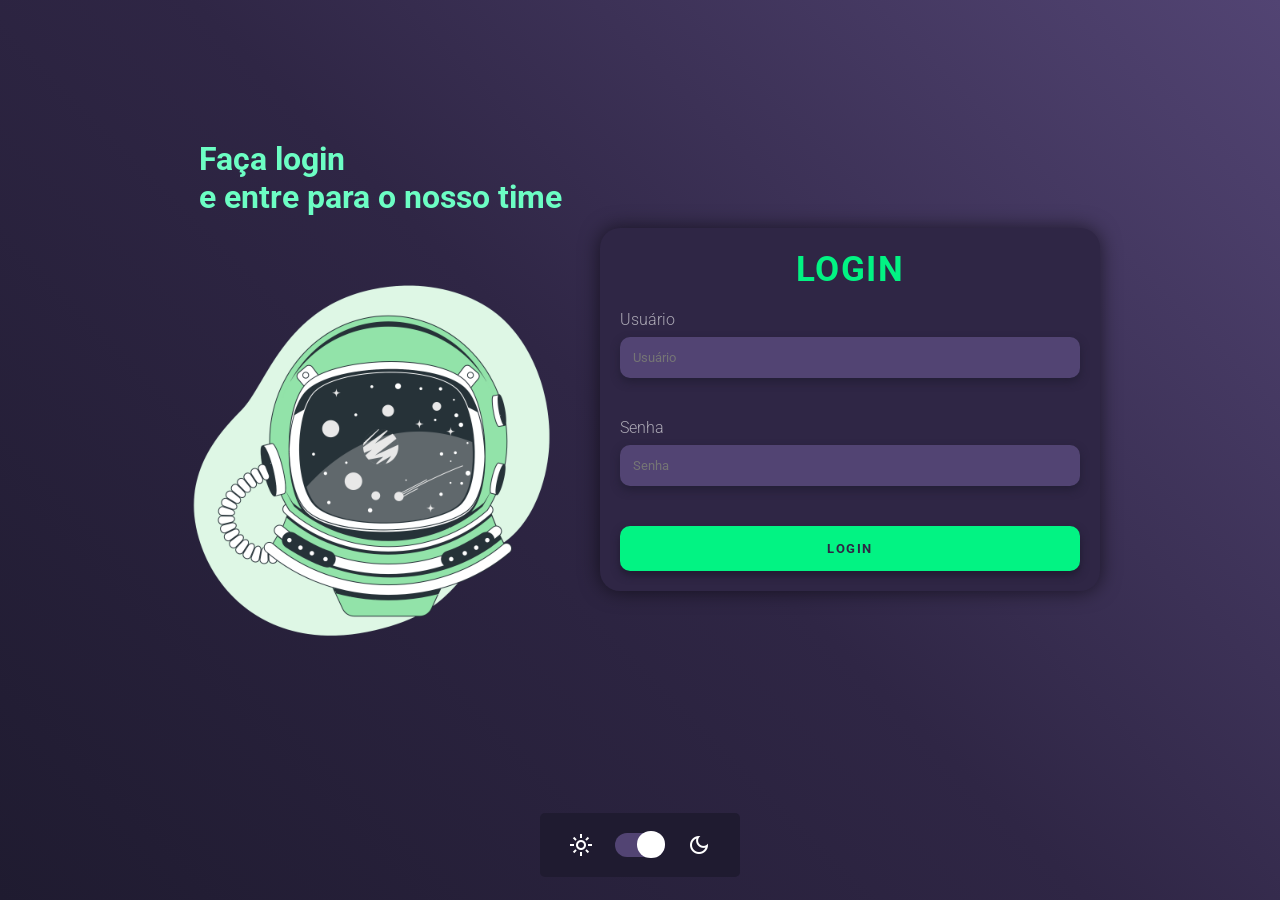
<file: 09 - login/index.html>
<!DOCTYPE html>
<html lang="pt-br">
<head>
    <meta charset="UTF-8">
    <meta http-equiv="X-UA-Compatible" content="IE=edge">
    <meta name="viewport" content="width=device-width, initial-scale=1.0">
    <title>Login</title>
    <link rel="shortcut icon" href="icons8-planeta-32.png" type="image/x-icon">
    <link rel="stylesheet" href="https://fonts.googleapis.com/css2?family=Material+Symbols+Outlined:opsz,wght,FILL,GRAD@48,400,0,0" />
    <link rel="stylesheet" href="style.css">
</head>
<body>

    <div id="div-container">
        <div id="img-container">
            <h1>Faça login <br> e entre para o nosso time</h1>
            <img class="img" src="Astronaut helmet-bro.png" alt="">
        </div>
        <div class="login">
            <h2>LOGIN</h2>
            <form autocomplete="on" action="">
                <label for="usuario">Usuário</label> <br>
                <input type="text" id="usuario" placeholder="Usuário" autocomplete="email">
                <label for="senha">Senha</label> <br>
                <input type="text" id="senha" placeholder="Senha" autocomplete="current-password">
                <button>LOGIN</button>
            </form>
        </div>
    </div>

    <div class="theme">
        <i class="material-symbols-outlined">
            light_mode
        </i>
        <div onclick="trocar_tema()" id="change-theme">
            <div id="ball"></div>
        </div>
        <i class="material-symbols-outlined">
            dark_mode
        </i>
    </div>

    <script src="theme.js"></script>
    <script src="vanilla-tilt.babel.js"></script>
    <script type="text/javascript">
        VanillaTilt.init(document.querySelector(".img"), {
            max: 25,
            speed: 400
        });
        
        //It also supports NodeList
        VanillaTilt.init(document.querySelectorAll(".img"));
    </script>
 
</body>
</html>
</file>
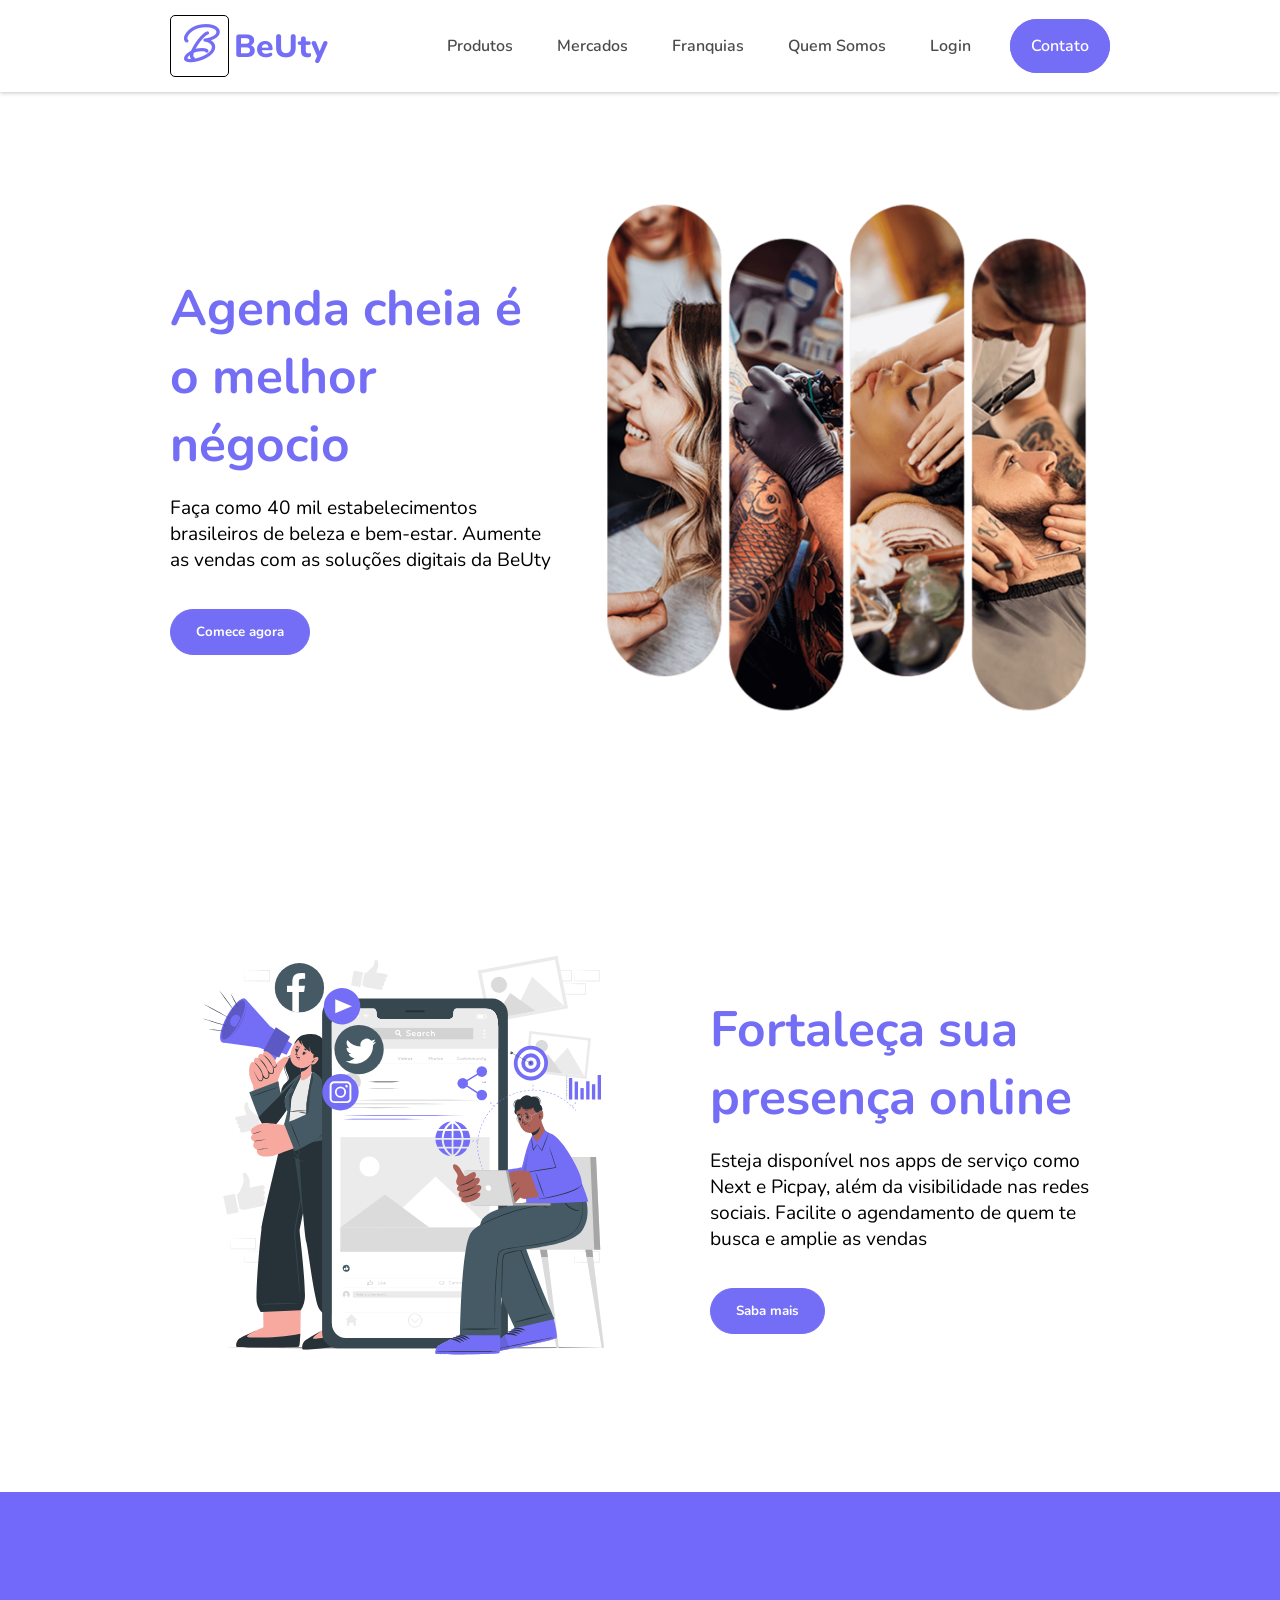
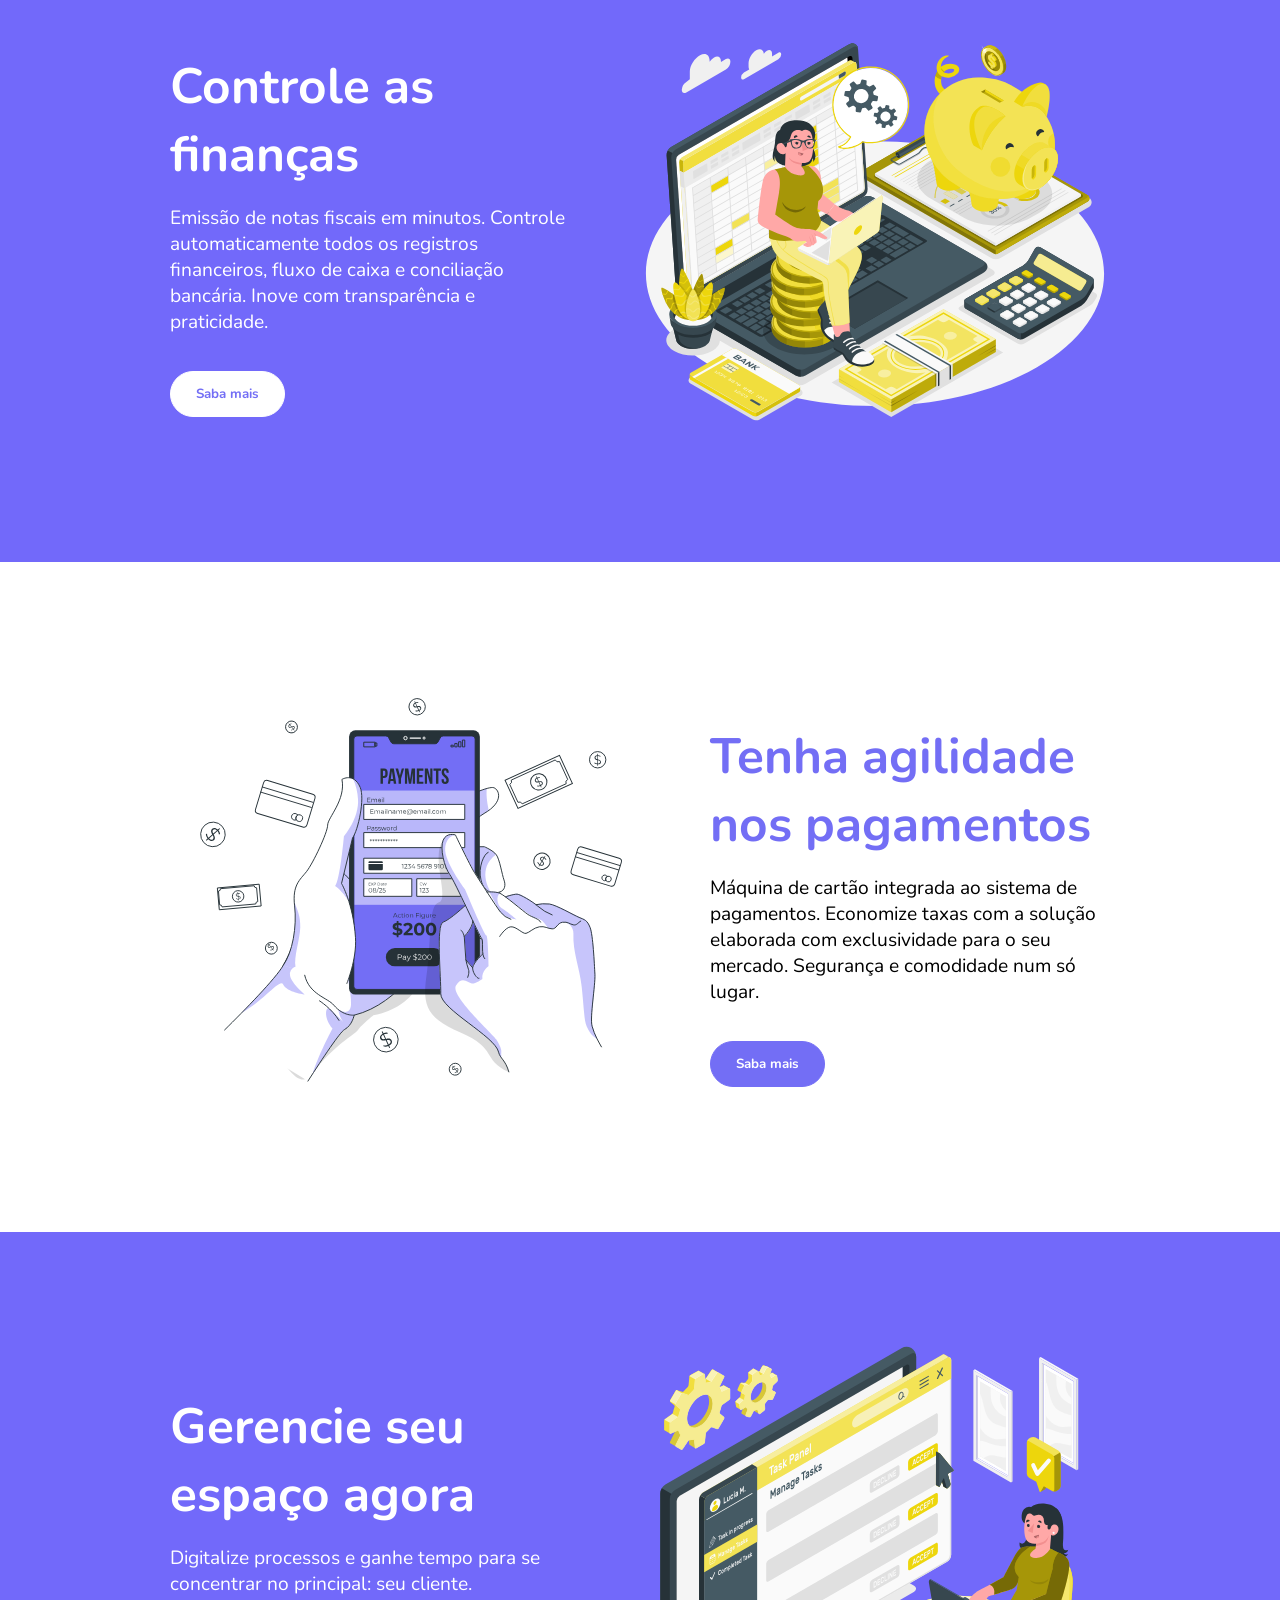
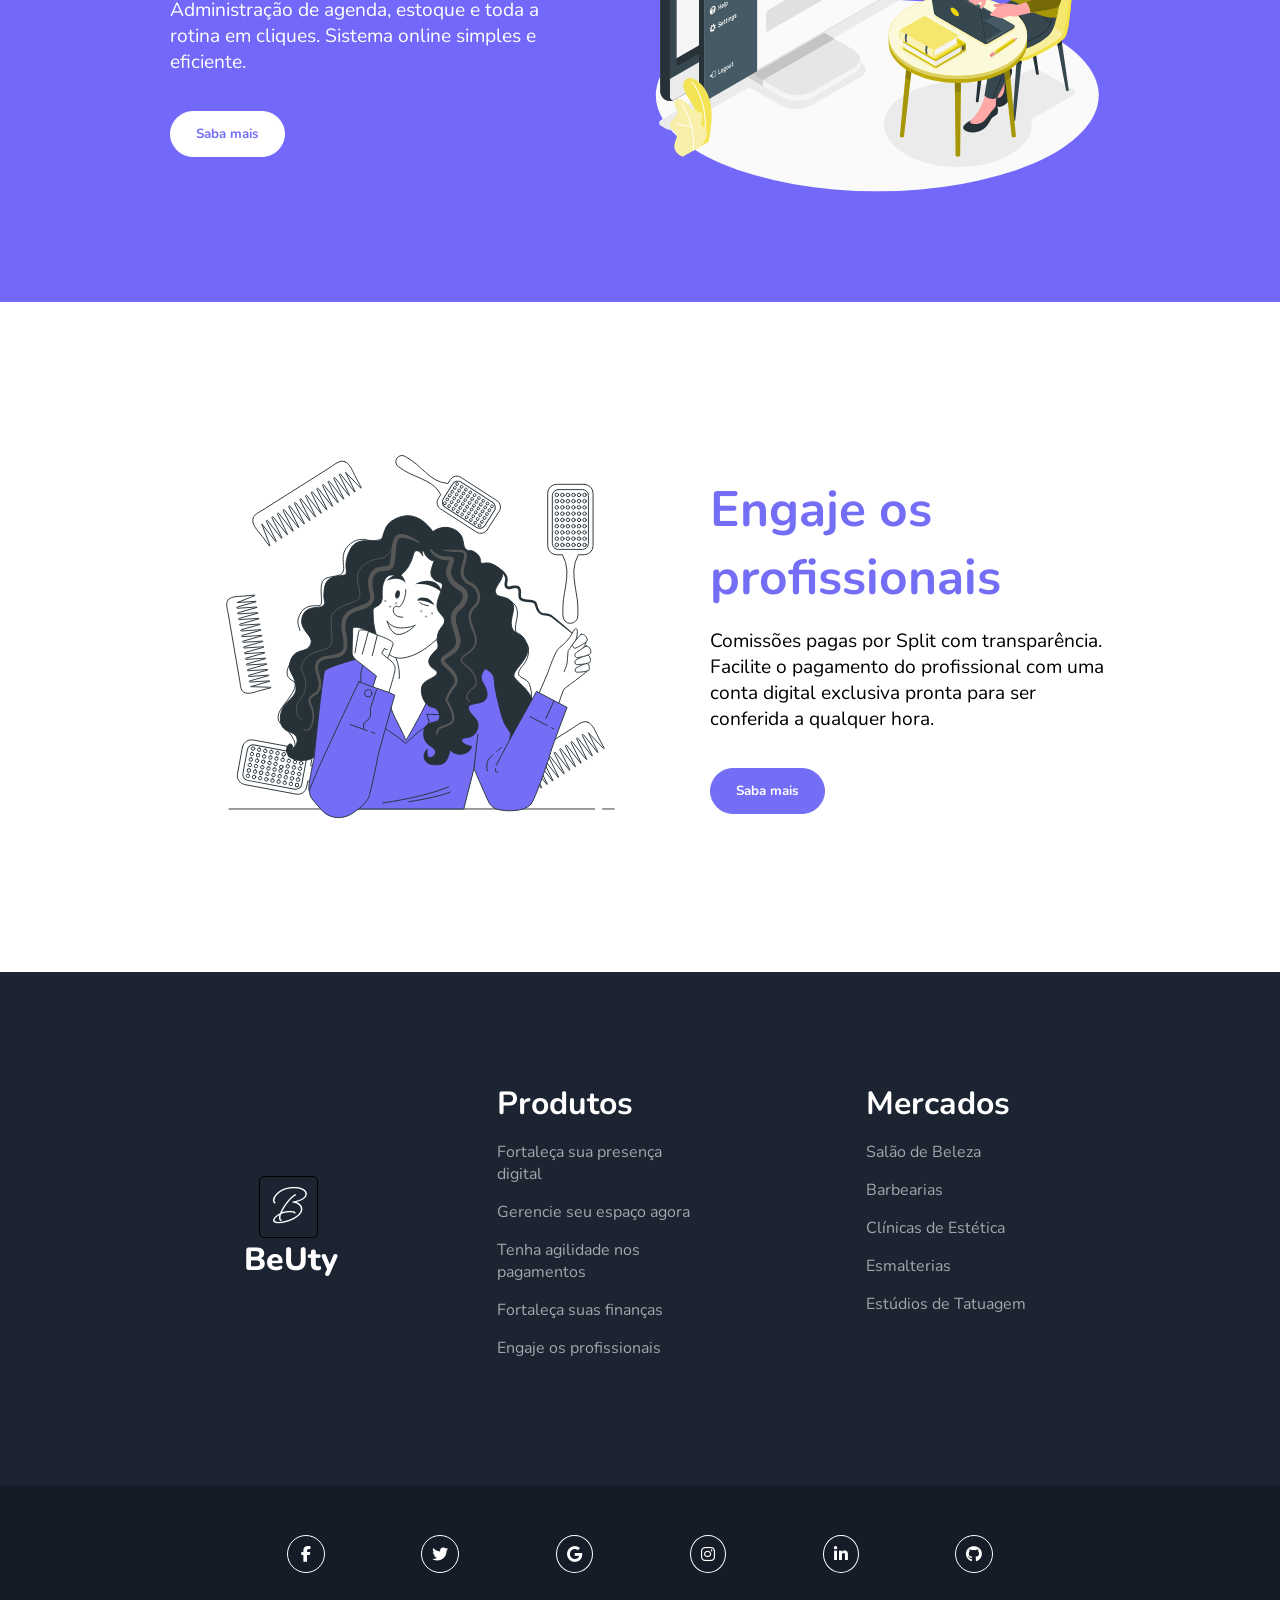
<file: 10 - beUty/index.html>
<!DOCTYPE html>
<html lang="pt-br">
<head>
    <meta charset="UTF-8">
    <meta http-equiv="X-UA-Compatible" content="IE=edge">
    <meta name="viewport" content="width=device-width, initial-scale=1.0">
    <link rel="stylesheet" href="style.css">
    <link rel="shortcut icon" href="imagens/icons8-poste-de-barbeiro-32.png" type="image/x-icon">
    <link href="https://fonts.googleapis.com/icon?family=Material+Icons" rel="stylesheet">
    <link rel="stylesheet" href="https://cdnjs.cloudflare.com/ajax/libs/font-awesome/6.2.0/css/all.min.css" integrity="sha512-xh6O/CkQoPOWDdYTDqeRdPCVd1SpvCA9XXcUnZS2FmJNp1coAFzvtCN9BmamE+4aHK8yyUHUSCcJHgXloTyT2A==" crossorigin="anonymous" referrerpolicy="no-referrer" />
    <title>BeUty</title>
</head>
<body onresize="ajeitarMenu()">

    <!-- MODAL LOGIN -->

    <div class="modal hide">
        <div class="modal-container modal-container-login">
            <h1>Login</h1>

            <label for="login">Nome:</label> <br>
            <input required id="login" type="text"> <br>
            <label for="senha">Senha:</label> <br>
            <input required id="senha" type="password"> <br>
            <div class="modal-btns-container">
                <button onclick="fechar_modal()">Cancelar</button>
                <button onclick="verificar_login()">Enviar</button>
            </div>

            <p>Não possui cadastro? <span id="cadastro">clique aqui</span></p>
        </div>
        <div class="modal-container modal-container-cadastro hide">
            <h1>Cadastre-se</h1>

            <label for="login2">Nome:</label> <br>
            <input required id="login2" type="text"> <br>
            <label for="email">Email:</label> <br>
            <input required id="email" type="email"> <br>
            <label for="senha2">Senha:</label> <br>
            <input required id="senha2" type="password"> <br>
            <label for="confirmarsenha">Confirmar Senha:</label> <br>
            <input required id="confirmarsenha" type="password"> <br>
            <div class="modal-btns-container">
                <button onclick="fechar_modal()">Cancelar</button>
                <button onclick="verificar_cadastro()">Enviar</button>
            </div>

            <p>Já possui cadastro? <span id="login_btn">clique aqui</span></p>
        </div>
    </div>
    
    <!-- HEADER -->
    
    <header>
        <div id="header-logo-1">
            <div class="header-logo"><span id="b-logo">B</span> BeUty</div>
        </div>
        <span onclick="descerMenu()" class="material-icons">
            menu
        </span>
        <div class="header-container">
            <div class="header-logo"><span id="b-logo">B</span> BeUty</div>
            <nav>
                <a href="#">Produtos</a>
                <a href="#">Mercados</a>
                <a href="#">Franquias</a>
                <a href="#">Quem Somos</a>
                <p onclick="login(event)">Login</p>
                <a href="#" id="contato" class="button">Contato</a>
            </nav>
        </div>
    </header>

    <!-- SECTION 1 -->

    <section class="section-principal">
        <div class="section-principal-container">
            <div id="section-principal-texto">
                <h1>Agenda cheia é o melhor négocio</h1>
                <p>Faça como 40 mil estabelecimentos brasileiros de beleza e bem-estar. Aumente as vendas com as soluções digitais da BeUty</p>
                <button class="button button-principal">Comece agora</button>
            </div>
            <div id="section-principal-img">
                <img src="imagens/banner-home.png" alt="">
            </div>
        </div>
    </section>

    <!-- SECTION 2 -->

    <section class="section-principal-2">
        <div class="section-principal-container">
            <div id="section-principal-texto">
                <h1>Fortaleça sua presença online</h1>
                <p>Esteja disponível nos apps de serviço como Next e Picpay, além da visibilidade nas redes sociais. Facilite o agendamento de quem te busca e amplie as vendas</p>
                <a href="pag02/saiba_mais.html"><button class="button button-principal">Saba mais</button></a>
            </div>
            <div id="section-principal-img" class="vanila-tilt">
                <img src="imagens/Marketing-cuate.svg" alt="">
            </div>
        </div>
    </section>

    <!-- SECTION 3 -->

    <section class="section-principal-3">
        <div class="section-principal-container">
            <div id="section-principal-texto">
                <h1>Controle as finanças</h1>
                <p>Emissão de notas fiscais em minutos. Controle automaticamente todos os registros financeiros, fluxo de caixa e conciliação bancária. Inove com transparência e praticidade.</p>
                <button class="button button-principal">Saba mais</button>
            </div>
            <div id="section-principal-img" class="vanila-tilt">
                <img src="imagens/Manage money-amico.svg" alt="">
            </div>
        </div>
    </section>

    <!-- SECTION 4 -->

    <section class="section-principal-2">
        <div class="section-principal-container">
            <div id="section-principal-texto">
                <h1>Tenha agilidade nos pagamentos</h1>
                <p>Máquina de cartão integrada ao sistema de pagamentos. Economize taxas com a solução elaborada com exclusividade para o seu mercado. Segurança e comodidade num só lugar.</p>
                <button class="button button-principal">Saba mais</button>
            </div>
            <div id="section-principal-img" class="vanila-tilt">
                <img src="imagens/Payment Information-bro.svg" alt="">
            </div>
        </div>
    </section>

    <!-- SECTION 5 -->

    <section class="section-principal-3">
        <div class="section-principal-container">
            <div id="section-principal-texto">
                <h1>Gerencie seu espaço agora</h1>
                <p>Digitalize processos e ganhe tempo para se concentrar no principal: seu cliente. Administração de agenda, estoque e toda a rotina em cliques. Sistema online simples e eficiente.</p>
                <button class="button button-principal">Saba mais</button>
            </div>
            <div id="section-principal-img" class="vanila-tilt">
                <img src="imagens/Accept tasks-amico-amarelo.svg" alt="">
            </div>
        </div>
    </section>

    <!-- SECTION 6 -->

    <section class="section-principal-2">
        <div class="section-principal-container">
            <div id="section-principal-texto">
                <h1>Engaje os profissionais</h1>
                <p>Comissões pagas por Split com transparência. Facilite o pagamento do profissional com uma conta digital exclusiva pronta para ser conferida a qualquer hora.</p>
                <button class="button button-principal">Saba mais</button>
            </div>
            <div id="section-principal-img" class="vanila-tilt">
                <img src="imagens/Curly hair-bro.svg" alt="">
            </div>
        </div>
    </section>

    <!-- footer 1 -->

    <footer>
        <div class="footer-container">
            <div class="header-logo">
                <span id="b-logo">B</span> BeUty
            </div>
            <div class="itens">
                <h2>Produtos</h2>
                <p><a href="#">Fortaleça sua presença digital</a></p>
                <p><a href="#">Gerencie seu espaço agora</a></p>
                <p><a href="#">Tenha agilidade nos pagamentos</a></p>
                <p><a href="#">Fortaleça suas finanças</a></p>
                <p><a href="#">Engaje os profissionais</a></p>
            </div>
            <div class="itens">
                <h2>Mercados</h2>
                <p><a href="#">Salão de Beleza</a></p>
                <p><a href="#">Barbearias</a></p>
                <p><a href="#">Clínicas de Estética</a></p>
                <p><a href="#">Esmalterias</a></p>
                <p><a href="#">Estúdios de Tatuagem</a></p>
            </div>
        </div>
    </footer>

    <!-- footer 2 -->

    <footer class="footer-2">
            <div class="footer-container-2">
                <i class="fa-brands fa-facebook-f"></i>
                <i class="fa-brands fa-twitter"></i>
                <i class="fa-brands fa-google"></i>
                <i class="fa-brands fa-instagram"></i>
                <i class="fa-brands fa-linkedin-in"></i>
                <i class="fa-brands fa-github"></i>
            </div>
        </footer>


    <script src="script.js"></script>
    <script src="scripts-login.js"></script>
    <script src="vanilla-tilt.babel.js"></script>
    <script type="text/javascript">
        VanillaTilt.init(document.querySelector(".vanila-tilt"), {
            max: 25,
            speed: 400
        });
        
        //It also supports NodeList
        VanillaTilt.init(document.querySelectorAll(".vanila-tilt"));
    </script>
</body>
</html>
</file>
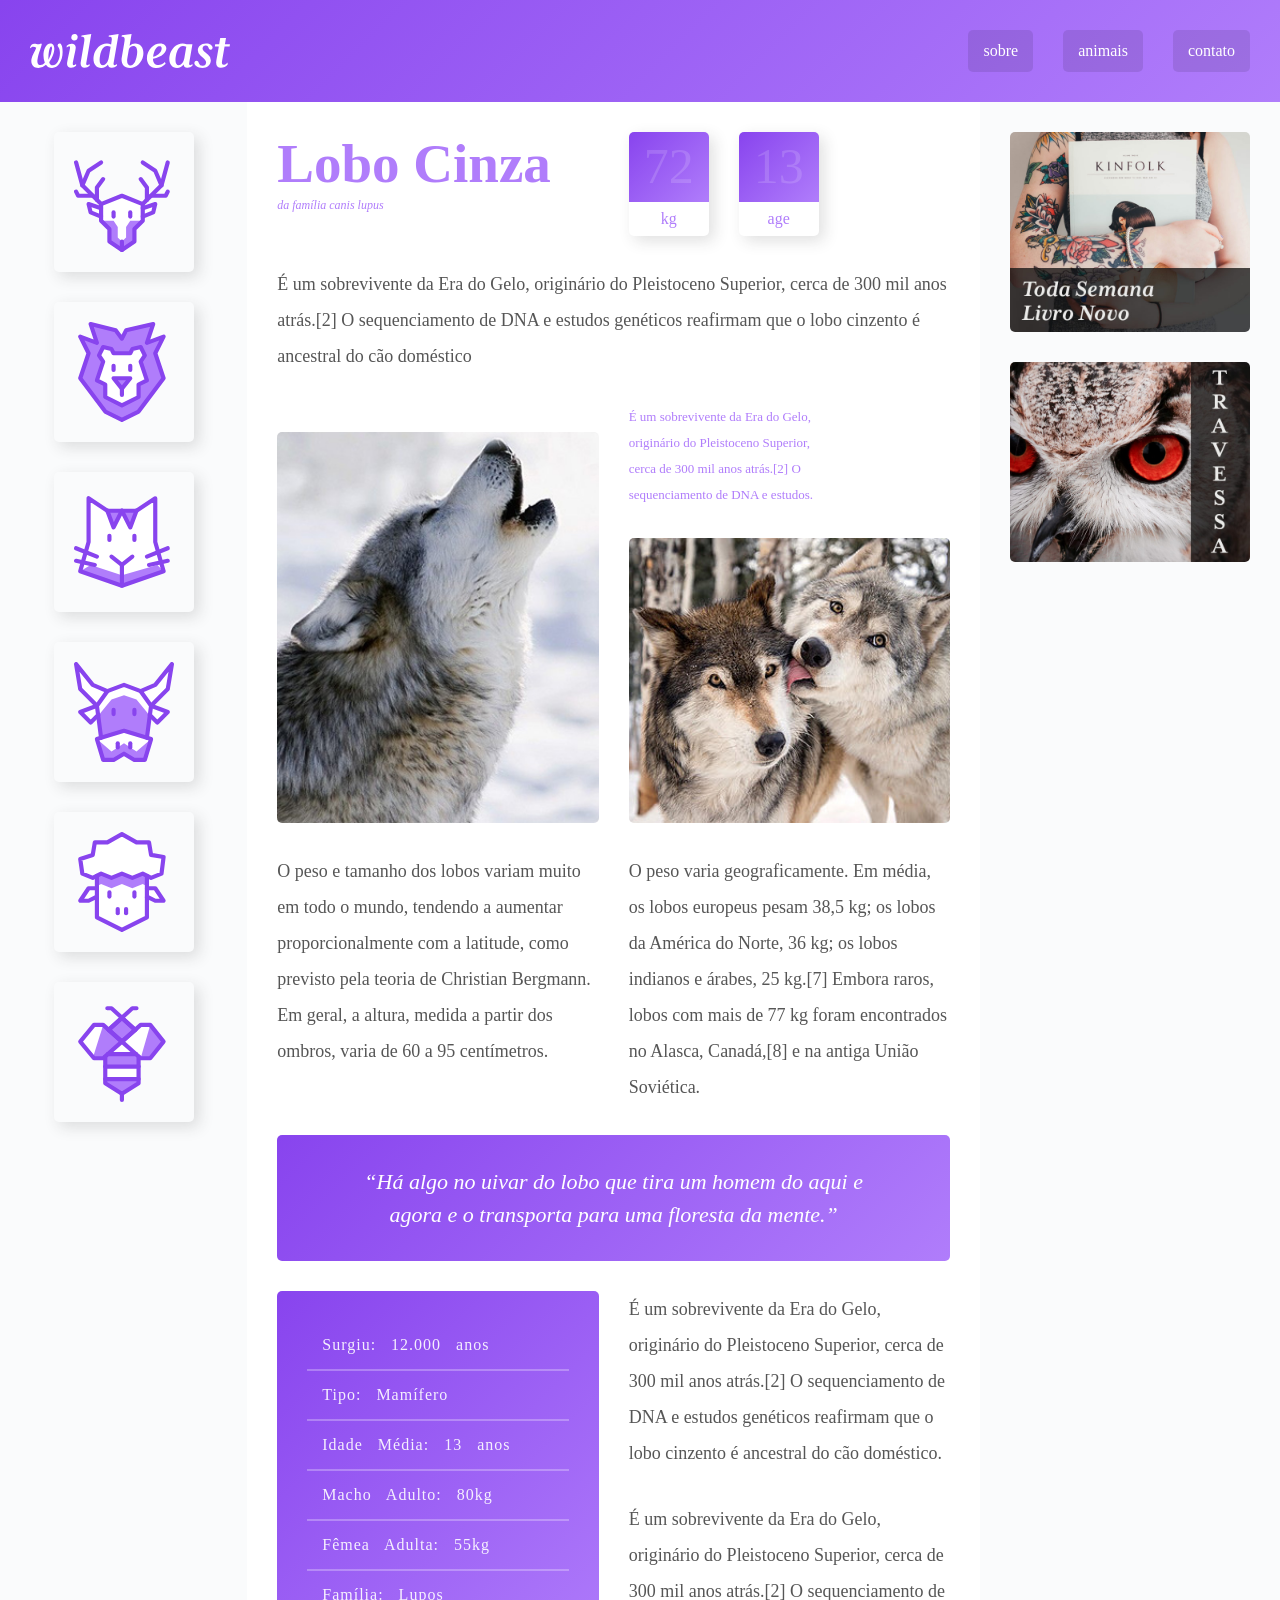
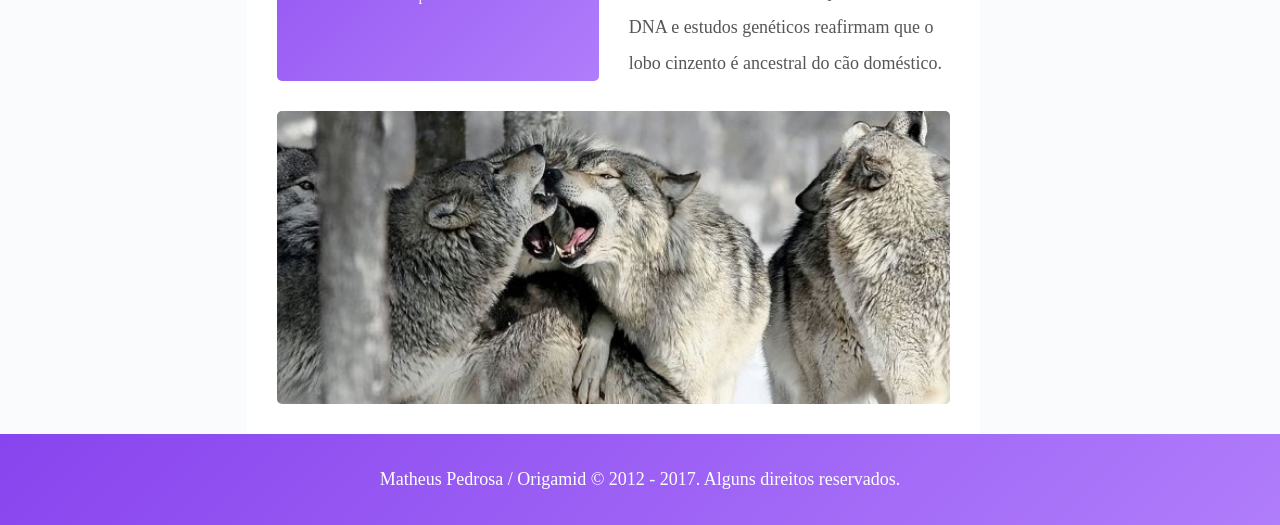
<file: 12 - WildBeast/index.html>
<!DOCTYPE html>
<html lang="pt-br">
<head>
    <meta charset="UTF-8">
    <meta name="viewport" content="width=device-width, initial-scale=1.0">
    <link href="https://fonts.googleapis.com/css?family=Vollkorn:400,400i,700" rel="stylesheet">
    <link rel="shortcut icon" href="assets/img/favicon/icons8-lobo-96.png" type="image/x-icon">
    <link rel="stylesheet" href="assets/css/style.css">
    <title>WildBeast</title>
</head>
<body>
    <div class="estrutura">
        <header>
            <div class="logo">
                <img src="assets/img/wildbeast.svg" alt="">
            </div>
            <nav>
                <ul>
                    <li><a href="#">sobre</a></li>
                    <li><a href="#">animais</a></li>
                    <li><a href="#">contato</a></li>
                </ul>
            </nav>
        </header>
        <div class="sidenav">
            <div class="sidenav-container">
                <div class="imgs-sidenav">
                    <img src="assets/img/icones/cervo.svg" alt="">
                </div>
                <div class="imgs-sidenav">
                    <img src="assets/img/icones/leao.svg" alt="">
                </div>
                <div class="imgs-sidenav">
                    <img src="assets/img/icones/gato.svg" alt="">
                </div>
                <div class="imgs-sidenav">
                    <img src="assets/img/icones/vaca.svg" alt="">
                </div>
                <div class="imgs-sidenav">
                    <img src="assets/img/icones/ovelha.svg" alt="">
                </div>
                <div class="imgs-sidenav">
                    <img src="assets/img/icones/abelha.svg" alt="">
                </div>
            </div>
        </div>
        <main class="content">
            <div class="main-content-container">
                <div class="titulo">
                    <h1>Lobo Cinza</h1>
                    <span>da família canis lupus</span>
                </div>
                <div class="peso-idade-container">
                    <div>
                        <div id="seteDois">72</div>
                        <div class="kg-age">kg</div> 
                    </div>
                    <div>
                        <div id="umTres">13</div>
                        <div class="kg-age">age</div>
                    </div>
                </div>
                <p class="main-span-p">
                    É um sobrevivente da Era do Gelo, originário do Pleistoceno Superior, cerca de 300 mil anos atrás.[2] O sequenciamento de DNA e estudos genéticos reafirmam que o lobo cinzento é ancestral do cão doméstico
                </p>
                <p id="p-sobrevivente">
                    É um sobrevivente da Era do Gelo, originário do Pleistoceno Superior, cerca de 300 mil anos atrás.[2] O sequenciamento de DNA e estudos.
                </p>
                <div class="wolf-1">
                    <img class="main-content-img" src="assets/img/wolf1.jpg" alt="">
                </div>
                <div class="wolf-2">
                    <img class="main-content-img" src="assets/img/wolf2.jpg" alt="">
                </div>
                <p>
                    O peso e tamanho dos lobos variam muito em todo o mundo, tendendo a aumentar proporcionalmente com a latitude, como previsto pela teoria de Christian Bergmann. Em geral, a altura, medida a partir dos ombros, varia de 60 a 95 centímetros.
                </p>
                <p class="p-column-span-2">
                    O peso varia geograficamente. Em média, os lobos europeus pesam 38,5 kg; os lobos da América do Norte, 36 kg; os lobos indianos e árabes, 25 kg.[7] Embora raros, lobos com mais de 77 kg foram encontrados no Alasca, Canadá,[8] e na antiga União Soviética.
                </p>
                <h3>
                    <p>“Há algo no uivar do lobo que tira um homem do aqui e agora e o transporta para uma floresta da mente.”</p>
                </h3>
                <div class="descricoes">
                    <ul>
                        <li>Surgiu: 12.000 anos</li>
                        <li>Tipo: Mamífero</li>
                        <li>Idade Média: 13 anos</li>
                        <li>Macho Adulto: 80kg</li>
                        <li>Fêmea Adulta: 55kg</li>
                        <li>Família: Lupos</li>
                    </ul>
                </div>
                <p>
                    É um sobrevivente da Era do Gelo, originário do Pleistoceno Superior, cerca de 300 mil anos atrás.[2] O sequenciamento de DNA e estudos genéticos reafirmam que o lobo cinzento é ancestral do cão doméstico.
                </p>
                <p>
                    É um sobrevivente da Era do Gelo, originário do Pleistoceno Superior, cerca de 300 mil anos atrás.[2] O sequenciamento de DNA e estudos genéticos reafirmam que o lobo cinzento é ancestral do cão doméstico.
                </p>
                <div class="wolf-3">
                    <img class="main-content-img" src="assets/img/wolf3.jpg" alt="">
                </div>
            </div>
        </main>
        <div class="anuncios">
            <div class="imgs-anuncios">
                <img src="assets/img/anuncio-1.jpg" alt="">
            </div>
            <div class="imgs-anuncios">
                <img src="assets/img/anuncio-2.jpg" alt="">
            </div>
        </div>
        <footer>
            <p>Matheus Pedrosa / Origamid © 2012 - 2017. Alguns direitos reservados.</p>
        </footer>
    </div>
</body>
</html>
</file>
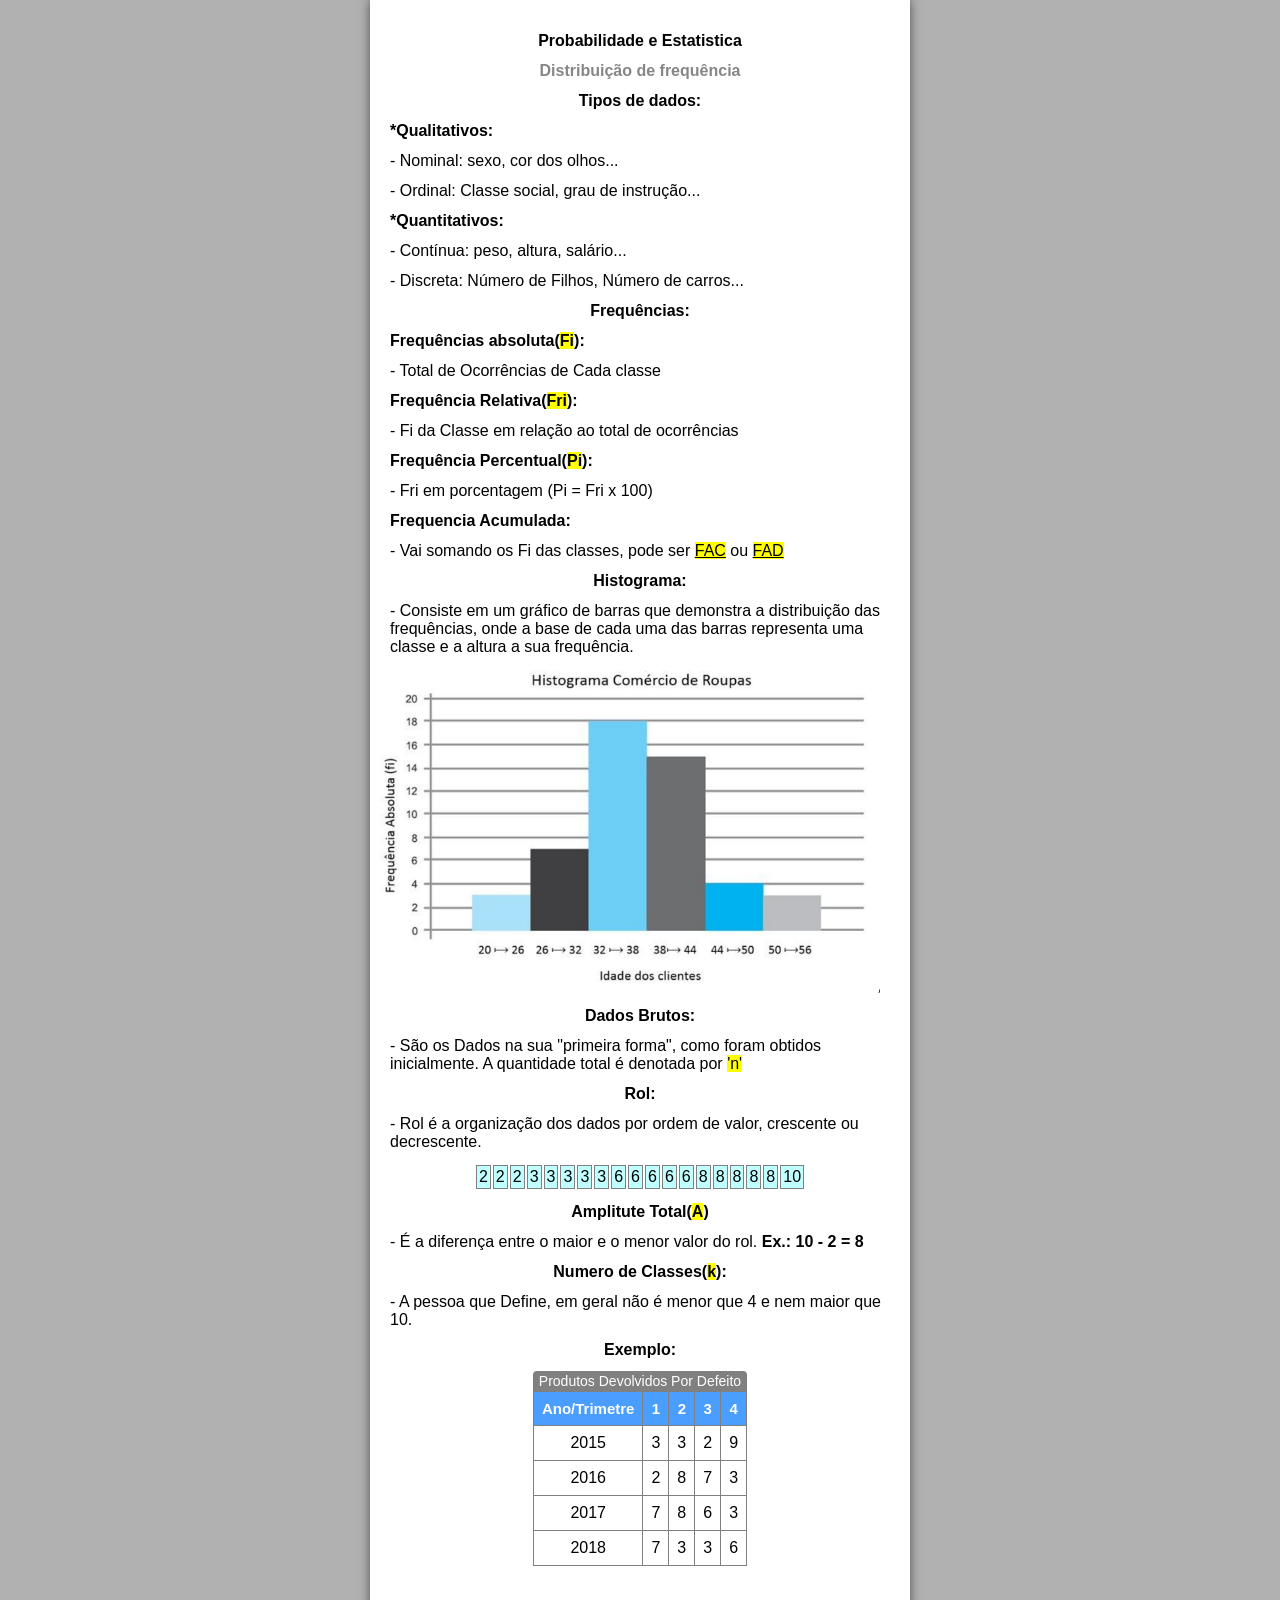
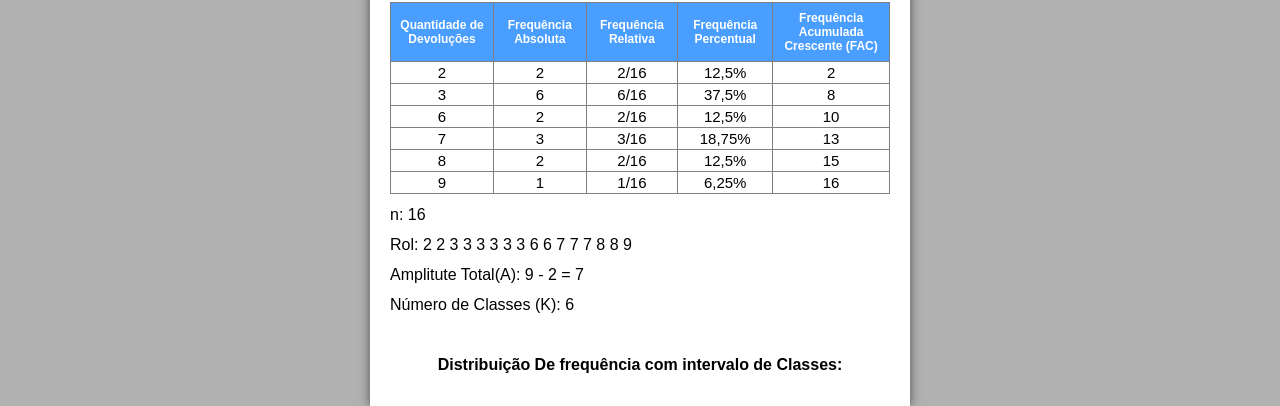
<file: test - Estatistica/index.html>
<!DOCTYPE html>
<html lang="en">
<head>
    <meta charset="UTF-8">
    <meta http-equiv="X-UA-Compatible" content="IE=edge">
    <meta name="viewport" content="width=device-width, initial-scale=1.0">
    <title>Estatística</title>
    <link rel="stylesheet" href="style.css">
</head>
<body>
    <main>
        <h1>Probabilidade e Estatistica</h1>
        <h2>Distribuição de frequência</h2>
        <h3>Tipos de dados:</h3>
        <h4>*Qualitativos:</h4>
        <p>
            - Nominal: sexo, cor dos olhos...
        </p>
        <p>
            - Ordinal: Classe social, grau de instrução...
        </p>
        <h4>*Quantitativos:</h4>
        <p>
            - Contínua: peso, altura, salário...
        </p>
        <p>
            - Discreta: Número de Filhos, Número de carros...
        </p>
        <h3>Frequências:</h3>
        <h4>Frequências absoluta(<mark>Fi</mark>):</h4>
        <p>- Total de Ocorrências de Cada classe</p>
        <h4>Frequência Relativa(<mark>Fri</mark>):</h4>
        <p>- Fi da Classe em relação ao total de ocorrências</p>
        <h4>Frequência Percentual(<mark>Pi</mark>):</h4>
        <p>- Fri em porcentagem (Pi = Fri x 100)</p>
        <h4>Frequencia Acumulada:</h4>
        <p>- Vai somando os Fi das classes, pode ser <mark><abbr title="Frequencia Acumulada Crescente">FAC</abbr></mark> ou <mark><abbr title="Frequencia Acumulada Decrescente">FAD</abbr></mark></p>
        <h3>Histograma:</h3>
        <p style="">- Consiste em um gráfico de barras que demonstra a distribuição das frequências, onde a base de cada uma das barras representa uma classe e a altura a sua frequência.</p>
        <img src="bg2.png" alt="">
        <h3>Dados Brutos:</h3>
        <p>- São os Dados na sua "primeira forma", como foram obtidos inicialmente. A quantidade total é denotada por <mark>'n'</mark></p>
        <h3>Rol:</h3>
        <p>- Rol é a organização dos dados por ordem de valor, crescente ou decrescente.</p>
        <table id="table-rol">
            <tr>
                <td>2</td>
                <td>2</td>
                <td>2</td>
                <td>3</td>
                <td>3</td>
                <td>3</td>
                <td>3</td>
                <td>3</td>
                <td>6</td>
                <td>6</td>
                <td>6</td>
                <td>6</td>
                <td>6</td>
                <td>8</td>
                <td>8</td>
                <td>8</td>
                <td>8</td>
                <td>8</td>
                <td>10</td>
            </tr>
        </table>
        <h3>Amplitute Total(<mark>A</mark>)</h3>
        <p>- É a diferença entre o maior e o menor valor do rol. <strong>Ex.: 10 - 2 = 8</strong></p>
        <h3>Numero de Classes(<mark>k</mark>):</h3>
        <p>- A pessoa que Define, em geral não é menor que 4 e nem maior que 10.</p>
        <h3>Exemplo:</h3>
        <table class="table-example">
            <caption>Produtos Devolvidos Por Defeito</caption>
            <thead>
                <tr>
                    <th>Ano/Trimetre</th>
                    <th>1</th>
                    <th>2</th>
                    <th>3</th>
                    <th>4</th>
                </tr>
            </thead>
            <tbody>
                <tr>
                    <td>2015</td>
                    <td>3</td>
                    <td>3</td>
                    <td>2</td>
                    <td>9</td>
                </tr>
                <tr>
                    <td>2016</td>
                    <td>2</td>
                    <td>8</td>
                    <td>7</td>
                    <td>3</td>
                </tr>
                <tr>
                    <td>2017</td>
                    <td>7</td>
                    <td>8</td>
                    <td>6</td>
                    <td>3</td>
                </tr>
                <tr>
                    <td>2018</td>
                    <td>7</td>
                    <td>3</td>
                    <td>3</td>
                    <td>6</td>
                </tr>
            </tbody>
        </table>
        <br>
        <br>
        <table id="table-final" class="table-example">
            <thead>
                <tr>
                    <th>Quantidade de Devoluções</th>
                    <th>Frequência Absoluta</th>
                    <th>Frequência Relativa</th>
                    <th>Frequência Percentual</th>
                    <th>Frequência Acumulada Crescente (FAC)</th>
                </tr>
            </thead>
            <tbody>
                <tr>
                    <td>2</td>
                    <td>2</td>
                    <td>2/16</td>
                    <td>12,5%</td>
                    <td>2</td>
                </tr>
                <tr>
                    <td>3</td>
                    <td>6</td>
                    <td>6/16</td>
                    <td>37,5%</td>
                    <td>8</td>
                </tr>
                <tr>
                    <td>6</td>
                    <td>2</td>
                    <td>2/16</td>
                    <td>12,5%</td>
                    <td>10</td>
                </tr>
                <tr>
                    <td>7</td>
                    <td>3</td>
                    <td>3/16</td>
                    <td>18,75%</td>
                    <td>13</td>
                </tr>
                <tr>
                    <td>8</td>
                    <td>2</td>
                    <td>2/16</td>
                    <td>12,5%</td>
                    <td>15</td>
                </tr>
                <tr>
                    <td>9</td>
                    <td>1</td>
                    <td>1/16</td>
                    <td>6,25%</td>
                    <td>16</td>
                </tr>
            </tbody>
        </table>
        <p>n: 16</p>
        <p>Rol: 2 2 3 3 3 3 3 3 6 6 7 7 7 8 8 9</p>
        <p>Amplitute Total(A): 9 - 2 = 7</p>
        <p>Número de Classes (K): 6</p>
        <br>
        <h1>Distribuição De frequência com intervalo de Classes:</h1>
    </main>
</body>
</html>
</file>
<file: style.css>
@import url('https://fonts.googleapis.com/css2?family=Bungee+Shade&family=Poppins:ital,wght@0,100;0,200;0,300;0,400;0,500;0,600;0,700;0,800;0,900;1,100;1,200;1,300;1,400;1,500;1,600;1,700;1,800;1,900&display=swap');

*{
    margin: 0;
    padding: 0;
    box-sizing: border-box;
}

body{
    font-family: 'Poppins', sans-serif;
    min-height: 100vh;
    color: rgb(0, 0, 0);
    background-color: rgba(0, 0, 0, 0.05);
}

a{
    text-decoration: none;
    color: black;
}

a:visited, a:active{
    color: black !important;
}

img{
    display: block;
    width: 100%;
}

#parallax{
    width: 90%;
    margin: auto;
}

#parallax-img-container{
    background-color: rgba(255, 255, 255, 0.6);
}

/* HEADER */

header{
    text-align: center;
}

#header-container{
    max-width: 1200px;
    margin: auto;
    padding: 20px;
}


/* MAIN */

.grid-container{
    max-width: 1200px;
    min-height: 84vh;
    margin: auto;
    padding: 20px;
    display: grid;
    align-content: center;
    grid-template-columns: repeat(auto-fit, minmax(250px, 1fr));
    gap: 30px;
}

.grid-itens{
    box-shadow: 0px 0px 15px 0px rgba(0, 0, 0, 0.15);
    transition: .3s ease-in-out;
    /* border-radius: 5px; */
}

.grid-itens:hover{
    position: relative;
    top: -2px;
    box-shadow: 0px 0px 15px 0px rgba(0, 0, 0, 0.35);
}

.description-container{
    min-height: 50px;
    display: grid;
    justify-items: center;
    align-items: center;
    background-color: white;
}



/* FOOTER */

footer{
    padding: 20px;
}

footer p{
    text-align: center;
}


/* MEDIA */

@media screen and (max-width: 500px){
    header h1{
        font-size: 23px;
    }
}
</file>
<file: 02 - Formulario/style.css>
@charset "UTF-8";

*{
    margin: 0;
    padding: 0;
}

body{
    background-color: rgba(214, 245, 255, 0.993);
}

main{
    font-family: Arial, Helvetica, sans-serif;
    color: rgb(115, 42, 158);
    width: 600px;
    height: 98vh;
    margin: auto;
}

main h1{
    text-align: center;
    padding-top: 30px;
}

main p{
    text-align: center;
}

#campo1{
    position: relative;
    padding-top: 20px;
    height: 100px;
    border: none;
}

#campo1 div{
    padding: 4px 4px 4px 25px;
}

#campo1 input{
    width: 230px;
    margin-top: 1px;
    padding: 3px;
    border: 1px solid grey;
    border-radius: 5px;
    box-shadow: 1px 1px 3px #83818185;
}

#sobrenome{
    position: absolute;
    left: 275px;
    top: 19px;

}

#campo1 label{
    font-weight: bold;
}

#campo2 div{
    padding-left: 22px;
    padding-top: 14px;
}

#campo2 select{
    margin-top: 3px;
    border: 1px solid grey;
    border-radius: 4px;
    padding: 4px;
    color: grey;
    box-shadow: 1px 1px 3px #83818185;
}

#campo2 .label:hover{
    color: rgb(173, 60, 238);
}

#campo3 div{
    margin-left: 18px;
    padding: 20px 7px 7px 7px;
}

#campo3 label{
    margin-right: 5px;
}

#campo3 label:hover{
    color: rgb(173, 60, 238);
}

#campo4 textarea{
    padding: 5px;
    border-radius: 5px;
    box-shadow: 1px 1px 3px #83818185;
}

#campo4 div{
    margin-top: 5px;
    margin-left: 24px;
}

#botao{
    padding: 5px;
    border-radius: 5px;
    text-align: center;
    width: 100px;
    color: whitesmoke;
    margin-top: 30px;
    margin-left: 230px;
    background-color: rgb(115, 42, 158);
    box-shadow: 1px 1px 3px #83818185;
}

#botao:hover{
    transform: translate(-2px, -2px);
    transition: transform 0.5s;
    box-shadow: 0px 0px 20px #ffffff;
}
</file>
<file: 03 - Projeto Cordel/style.css>
@charset "UTF-8";
@import url('https://fonts.googleapis.com/css2?family=Bebas+Neue&family=Passion+One&display=swap');
@import url('https://fonts.googleapis.com/css2?family=Sriracha&display=swap');

:root{
    --fonte1: 'Passion One', 'cursive';
    --fonte2: 'Sriracha', 'cursive';
}


*{
    margin: 0px;
    padding: 0px;
}

header{
    background-color: black;
    color: white;
    padding: 40px;
    text-align: center;
}

header h1{
    font-size: 3em;
    font-family: var(--fonte1);
    font-weight: 200;
    font-variant: small-caps;
}

header p{
    color: rgba(255, 255, 255, 0.637);
}

header a{
    text-decoration: none;
    color: white;
    
}

header a:hover{
    text-decoration: underline;
}

section{
    font-family: var(--fonte2);
    padding: 60px 25px;
    line-height: 2em;
    color: black;
    font-size: 1.1em;
}

#natureza{
    background-image: url(imagens/background001.jpg);
    background-size: cover;
    background-attachment: fixed;
    background-position: right top;
}

#livro{
    background-image: url(imagens/background002.jpg);
    background-size: cover;
    background-attachment: fixed;
}


.fundo-transparente{
    padding-top: 30px;
    padding-left: 10px;
    padding-bottom: 50px;
    color: rgba(255, 255, 255, 0.884);
    background-color: rgba(0, 0, 0, 0.5);
    max-width: 230px;
    border-radius: 3px;
    margin-left: -10px;

}

footer{
    background-color: black;
    text-align: center;
    color: white;
    padding: 5px;
    font-size: 0.9em;
}

footer p{
    
    color: rgba(255, 255, 255, 0.596);
}

footer a {
    font-style: normal;
    color: white;
    text-decoration: none;
    font-size: 1.1em;
}

footer a:hover {
    text-decoration: underline;
}
</file>
<file: 04 - Site Android/style.css>
@charset "UTF-8";
@import url('https://fonts.googleapis.com/css2?family=Bebas+Neue&display=swap');

@font-face {
    font-family: 'Android';
    src: url(fontes/idroid.otf) format('opentype');
    font-weight: normal;
}

/*
#c5ebd6
#83e1ad
#3ddc84
#2fa866
#063d1e
*/

:root {
    --cor1: #c5ebd6;
    --cor2: #83e1ad;
    --cor3: #3ddc84;
    --cor4: #2fa866;
    --cor5: #063d1e;

    --fonte_padrao: Arial, Verdana, Helvetica, sans-serif;
    --fonte_destaque: 'Bebas Neue', 'cursive';
    --fonte_android: 'Android', 'cursive'; 
}

*{
    margin: 0px;
    padding: 0px;
}

p{
    text-indent: 15px;
}

body {
    font-family: var(--fonte_padrao);
    background-color: var(--cor1);
}

header {
    background-image: linear-gradient(-180deg, var(--cor4), var(--cor5));
    padding: 15px;
    box-shadow: 0px 1px 4px 1px rgb(0 0 0 / 55%);
}

header > h1{
    font-weight: 200;
    font-size: 2.3em;
    font-family: var(--fonte_destaque);
    color: white;
    text-align: center;
    text-shadow: 3px 4px #00000054;
    
}

header > p {
    padding-top: 15px;
    font-family: var(--fonte_padrao);
    color: rgba(255, 255, 255, 0.651);
    text-align: center;
}

nav{
    padding-top: 25px;
}

nav > a{
    color: aliceblue;
    text-decoration: none;
    padding: 10px;
}

nav > a:hover{
    border-radius: 5px;
    background-color: #83e1ad27;
    text-decoration: underline;

}


img{
    width: 100%;
}

main{
    padding: 15px;
    min-width: 260px;
    max-width: 800px;
    background-color: white;
    margin: auto;
    border-radius: 0px 0px 5px 5px;
    box-shadow: 0px 1px 4px 1px rgb(0 0 0 / 55%);
}

main > h1 {
    text-align: center;
    border-radius: 5px;
    color: #063d1e;
    margin-left: 15px;
    font-size: 1.6em;
    font-family: var(--fonte_android);
}

main > p {
    padding: 15px;

}

main > h2 {
    font-weight: normal;
    border-radius: 5px;
    background-image: linear-gradient(90deg, var(--cor2), var(--cor2), rgba(255, 255, 255, 0.329));
    color: #063d1e;
    margin-left: 15px;
    font-family: var(--fonte_android);
    font-size: 1.3em;
}

.link_personalizado{
    font-weight: bold;
    text-decoration: none;
    color: #063d1e;
    background-image: linear-gradient(90deg, var(--cor2), rgba(154, 253, 232, 0.329));
}

.link_personalizado:hover{
    text-decoration: underline;

}

.link_personalizado:active{
    color: var(--cor3)
}

strong{
    color: #063d1e;
}

.pequena{
    display: block;
    width: 50%;
    margin: auto;
}

#video{
    margin-left: -15px;
    margin-right: -15px;
    padding-bottom: 20px;
    padding-top: 20px;
    padding-left: 15px;
    background-color: #063d1e;
    position: relative;
    height: 400px;
}

#video > iframe{
   position: absolute;
   left: 50%;
   top: 50%;
   transform: translate(-50%, -50%);
   width: 90%;
   height: 90%;
}

section{
    border-radius: 0px 0px 5px 5px;
    background-color: #5affe457;
}

section > h2{
    border-radius: 5px 5px 0px 0px;
    margin-top: 15px;
    background-color: #3ddc84;
    text-align: center;
    color: white;
}

section > p{
    padding: 15px;
}

ul{
    columns: 2;
}

section > ul{
    padding: 15px;
    margin-left: 50px;
}

aside{
    padding-top: 15px;
    padding-left: 15px;
}

footer{
    margin-top: 10px;
    font-style: italic;
    color: #2fa866;
    text-align: center;
    padding: 10px;
    background-color: #063d1e;
}

footer > a{
    font-style: normal;
    color: white;
    text-decoration: none;
}

footer > a:hover{
    text-decoration: underline;
}

@media (max-width: 425px){
    nav{
        padding-left: 10px;
    }

    nav > a{
        font-size: 0.8em;
    }
}

@media (max-width: 372px){
    nav {
        padding-left: 15px;
    }

    nav > a{
        font-size: 0.6em;
    }
}
</file>
<file: 05 - Figma Codelandia/style.css>
@charset "UTF-8";

@import url('https://fonts.googleapis.com/css2?family=Lato:ital,wght@0,100;0,300;0,400;0,700;0,900;1,100;1,300;1,400;1,700;1,900&family=Merriweather:ital,wght@0,300;0,400;0,700;0,900;1,300;1,400;1,700;1,900&display=swap');



:root{
    --cor_purple: #6C63FF;
    --cor_purple_light: #D7D4FF;
    --cor_white: #FFFFFF;
    --cor_white_200: #F9F9F9;
    --cor_grey: #555555;
    --cor_grey_dark: #2A2A2A;

    --cor_red: #FF6363;
    --cor_blue: #63ECFF;
    --cor_pink: #F363FF;
    --cor_green: #63FF73;
    --cor_yellow: #FFDD63;
    --cor_purple_card: #6663FF;

    --font_merriweather: 'Merriweather', 'serif';
    --font_lato: 'Lato', 'sans-serif';
}

*{
    box-sizing: border-box;
    padding: 0;
    margin: 0;
}

::selection{
    background-color: var(--cor_blue);
}

body{
    min-height: 100vh;
}

h1, h2, h3, h4{
    font-family: var(--font_merriweather);
}

p{
    font-family: var(--font_lato);
}

header{
    background-color: var(--cor_purple_light);
}

.header-container{
    display: flex;
    max-width: 1100px;
    margin: auto;
    align-items: center;
    justify-content: space-between;
    flex-wrap: wrap;
    padding: 80px;
}

.header-txt{
    max-width: 350px;
}

.header-txt h1{
    font-size: 36px;
    margin-bottom: 10px;
}

.header-txt p{
    font-size: 19px;
    margin-bottom: 25px;
}

.header-txt button{
    padding: 8px 30px;
    background-color: var(--cor_purple);
    border-radius: 3px;
    color: var(--cor_white);
    border: none;
    font-family: var(--font_lato);
    cursor: pointer;
}

.header-txt button:hover{
    box-shadow: 0px 0px 8px 0px rgba(255, 255, 255, 0.582);
    scale: 102%;
}

.img-header-container{
    width: 350px;
}

.img-header-container img{
    display: block;
    width: 100%;
}


.main-section{
    background-color: var(--cor_white_200);
}

.main-section-container{
    max-width: 1100px;
    margin: auto;
    padding: 80px;
    display: flex;
    flex-wrap: wrap;
    justify-content: space-between;
    gap: 40px 20px;
}

.squares{
    width: 250px;
    background-color: white;
    box-shadow: 0px 0px 8px #55555542;
    cursor: pointer;
}

#red .square-colors{
    background-color: var(--cor_red);
}

#blue .square-colors{
    background-color: var(--cor_blue);
}

#pink .square-colors{
    background-color: var(--cor_pink);
}

#green .square-colors{
    background-color: var(--cor_green);
}

#yellow .square-colors{
    background-color: var(--cor_yellow);
}

#purple .square-colors{
    background-color: var(--cor_purple_card);
}

.squares:hover{
    scale: 102%;
}

.square-colors{
    width: 250px;
    height: 180px;
    /* background-color: var(--cor_green); */
}

.square-txt{
    padding: 20px;
}

.square-txt h3{
    margin-bottom: 10px;
}

footer{
    background-color: var(--cor_purple_light);
}

.footer-container{
    max-width: 1100px;
    margin: auto;
    padding: 80px;
    display: flex;
    justify-content: center;
}

.form-container h2{
    margin-bottom: 30px;
    font-family: 'Merriweather';
    font-weight: 400;
    text-align: center;
}

.form-container input, textarea{
    font-family: 'Lato';
    border-radius: 3px;
    border: none;
    outline: none;
    padding: 10px 8px;
    margin-bottom: 10px;
    width: 100%;
}

.form-container input::placeholder{
    font-size: 12px;
}

.form-container textarea{
    height: 120px;
    margin-bottom: 15px;
}

.form-container button{
    width: 100%;
    background-color: var(--cor_purple);
    border: none;
    color: white;
    border-radius: 3px;
    padding: 10px 0px;
    cursor: pointer;
}

.form-container button:hover{
    scale: 102%;
}

@media screen and (max-width: 575px) {
    .header-container{
        padding: 30px;
    }

    .main-section-container{
        padding: 30px;
    }

    .footer-container{
        padding: 30px;
    }
}

@media screen and (max-width: 875px) {
    .header-container{
        justify-content: center;
        align-items: center;
        padding: 30px;
    }

    .main-section-container{
        padding: 30px;
    }

    .header-txt{
        margin-bottom: 50px;
    }
}

@media screen and (max-width: 966px) {

    .main-section-container{
        justify-content: space-evenly;
    }

    .header-txt h1{
        font-size: 32px;
    }

    .header-txt p{
        font-size: 16px;
    }
}
</file>
<file: 06 - Site Balle Bot/style.css>
@import url('https://fonts.googleapis.com/css2?family=Sarala:wght@400;700&display=swap');
@import url('https://fonts.googleapis.com/css2?family=Righteous&display=swap');

:root{
    --fonteR: 'Righteous', 'cursive';
    --fonteS: 'Sarala', 'cursive';
}

*{
    margin: 0px;
    padding: 0px;
}

body{
    background-image: linear-gradient(68.15deg, #2F2325 , #8E5D52 );
    background-attachment: fixed;
}

main{
    margin: auto;
    max-width: 1600px;
}

#menuzin{
    display: none;
}

.material-symbols-outlined{
    cursor: pointer;
    padding: 10px;
    color: whitesmoke;
}

header{
    display: flex;
    flex-direction: row;
    align-items: center;
    justify-content: center;
    padding: 10px 10px 15px 10px;
    border-bottom: 0.4px solid rgba(255, 255, 255, 0.185);
}

.header-container{
    align-items: center;
    width: 1600px;
    display: flex;
    justify-content: space-between;
    flex-wrap: wrap;
}

.logo{
    padding-left: 25px;
}

.logo:hover{
    transform: translate(0px, -2px);
}

nav{
    display: flex;
    gap: 30px;
}

nav > a {
    padding: 10px 5px;
    font-family: var(--fonteS);
    text-decoration: none;
    color: white;
}

nav > a:hover{
    text-decoration: underline;
    background-color: rgba(255, 228, 196, 0.055);
    border-radius: 5px;
}

.section1{
    display: flex;
    flex-direction: row;
    flex-wrap: wrap;
    align-items: center;
    justify-content: space-around;
}


article > h1 {
    color: white;
    padding-bottom: 30px;
    font-family: var(--fonteR);
    font-size: 50px;
}

article > p {
    font-family: var(--fonteS);
    padding-bottom: 45px;
    color: rgba(255, 248, 221, 0.637);
    font-style: italic;
}

article > button {
    border: none;
    padding: 20px;
    cursor: pointer;
    border-radius: 10px;
    color: black;
    text-align: center;
    width: 185px;
    background-color: rgba(255, 236, 183, 0.856);
    font-family: var(--fonteS);
}

article > button:hover{
    text-decoration: underline;
    transform: translate(0px, -2px);
    box-shadow: 0px 0px 5px sandybrown;
}

article > button:active{
    color: white;
}

.section2{
    padding: 25px 10px 0px 10px;
    margin: auto;
    max-width: 700px;
    border-top: 0.4px solid rgba(255, 255, 255, 0.062);
    margin-top: 40px;
    display: flex;
    flex-direction: column;
}

.section2 h2{
    margin-bottom: 35px;
    text-align: center;
    color: white;
    font-family: var(--fonteR);
}

.section2 p{
    font-family: var(--fonteS);
    margin-bottom: 25px;
    text-align: center;
    color: rgba(250, 222, 189, 0.829);
}

footer{
    margin-top: 3px;
    padding-top: 12px;
    border-top: 0.4px solid rgba(255, 255, 255, 0.24);
    
    padding-bottom: 12px;
    
}

.ballerine{
    display: block;
    height: 50px;
    margin: 0 auto;
}

.paragrafo3{
    padding-bottom: 35px;
}

.final{
    /* position: absolute;
    bottom: 0; */
    width: 100%;
}

.matheus{
    height: 12px;
    width: 200px;
    font-family: var(--fonteS);
    font-size: 12px;
    color: rgba(255, 245, 219, 0.658);
    padding-left: 10px;
    margin: auto; 
}

.matheus > a{
    text-decoration: none;
    color: rgba(255, 245, 219, 0.658);
}

.matheus > a:hover{
    border-radius: 5px;
    background-color: rgba(255, 245, 219, 0.068);
}

.matheus > a:active{
    color: rgb(255, 254, 204);
}





@media (max-width: 600px){
    header{
        display: none;
    }

    #menuzin{
        display: block;
        border-bottom: 0.4px solid rgba(255, 255, 255, 0.185);
    }

    .header-container{
        flex-direction: column;
        justify-content: center;
        align-items: center;
    }

    .logo{
        padding: 0;
    }

    nav{
        margin-top: 20px;
        gap: 15px;
        text-align: center;
        flex-direction: column;
    }

    .section1-article{
        margin-top: 20px;
        width: 300px;
        text-align: center;
        order: 1;
    }

    .section1{
        margin-top: 20px;
        justify-content: center;
    }

    .logo-principal img{
        width: 250px;
    }

    .section2 h2{
        font-size: 1.2em;
    }

    .section2 p{
        font-size: 0.8em;
    }
}
</file>
<file: 07 - Flexblog/style.css>
@charset "UTF-8";

@import url('https://fonts.googleapis.com/css2?family=Nunito:ital,wght@0,200;0,300;0,400;0,500;0,600;0,700;0,800;0,900;1,200;1,300;1,400;1,500;1,600;1,700;1,800;1,900&display=swap');

*{
    margin: 0;
    padding: 0;
    box-sizing: border-box;
    font-family: 'Nunito', 'sans-serif';
}

body{
    color: #222222;
}

ul{
    list-style: none;
}

a{
    text-decoration: none;
}

img{
    display: block;
    max-width: 100%;
}

#pre-header{
    background-color: #122ab2;
}

#pre-header-container{
    margin: auto;
    color: white;
    max-width: 960px;
    display: flex;
    justify-content: space-between;
    padding-top: 10px;
    flex-wrap: wrap;
}

#pre-header-container p,a{
    color: white;
    margin: 0px 20px 10px 20px;
}

#pre-header-container a:hover{
    transform: translate(-2px, -2px);
}

header{
    background-color: #2c70ff;
}

#header-container{
    max-width: 960px;
    padding: 10px;
    display: flex;
    margin: auto;
    justify-content: space-between;
    flex-wrap: wrap;
    align-items: center;
}

header a{
    color: white;
}

#logo{
    font-size: 2.25em;
    font-weight: bold;
    margin: 0px 10px;
}

header nav ul{
    display: flex;
    flex-wrap: wrap;
    font-size: 1.25em;
}

header nav ul a{
    padding: 10px;
    display: block;
}

header nav ul a:hover{
    transform: translate(-2px, -2px);
}

#h1-introducao{
    font-size: 3em;
    line-height: 1;
    max-width: 960px;
    margin: auto;
    padding: 60px 20px;
}

#sobre{
    border-top: 2px solid #2c70ff;
    border-bottom: 2px solid #2c70ff;
    max-width: 960px;
    margin: auto;
    padding: 60px 0px;
    display: flex;
    flex-wrap: wrap;
}

#sobre-info{
    flex: 2 1 300px;
    margin: 0px 20px;
}

#sobre-info > h1{
    font-size: 3em;
    margin-bottom: 0.5em;
}

#sobre-info > p{
    font-size: 1.25em;
    line-height: 1.4;
    margin-bottom: 1em;
    color: #7c7c7c;
}

.sobre-img{
    flex: 1 1 160px;
    margin: 0px 10px;
}

#produtos{
    max-width: 960px;
    margin: 60px auto;
}

#produtos h1{
    font-size: 3em;
    margin: 0 20px 60px 20px;
}

#produtos-container{
    display: flex;
    flex-wrap: wrap;
    align-items: flex-end;
}

.produtos-itens{
    flex: 1 1 175px;
    margin: 20px; 
}

.produtos-itens:hover{
    transform: translate(-2px, -2px);
    transition: 0.4s;
}

.produtos-itens h2{
    font-size: 3em;
    color: #a4a4a4;
    background-color: #f7f7f7;
    padding: 60px 20px;
}

#produtos-iten-purple{
    border-top: 8px solid #ae81ff;
}

#produtos-iten-purple:hover{
    box-shadow: 0px 0px 8px #ae81ff;
}

#produtos-iten-pink{
    border-top: 8px solid #f9265e;
}

#produtos-iten-pink:hover{
    box-shadow: 0px 0px 8px #f9265e;
}

#produtos-iten-blue{
    border-top: 8px solid #66d9eb;
}

#produtos-iten-blue:hover{
    box-shadow: 0px 0px 8px #66d9eb;
}

#preco{
    background: #f7f7f7;
    display: flex;
    max-width: 960px;
    margin: auto;
    justify-content: center;
    flex-wrap: wrap;
    align-items: flex-end;
}

.preco-item{
    margin: 20px;
    flex: 1;
    border: 4px solid white;
    padding: 20px;
    min-width: 260px;
}

.preco-item:hover{
    cursor: pointer;
}

.cobre:hover{
    transform: translate(-2px, -2px);
    box-shadow: 0px 0px 8px #B87333;
}

.ouro:hover{
    transform: translate(-2px, -2px);
    box-shadow: 0px 0px 8px gold;
}

.prata:hover{
    transform: translate(-2px, -2px);
    box-shadow: 0px 0px 8px silver;
}

.preco-item h2{
    font-size: 3em;
    color: #a4a4a4;
    text-align: center;
    margin-top: 20px;
}

.preco-item span{
    font-size: 3em;
    text-align: center;
    display: block;
    max-width: 300px;
    margin: auto;
    margin: 20px;
    font-weight: bold;
    padding: 10px 0px 5px 0px;
    border-top: 4px solid white;
    border-bottom: 4px solid white;
}

.preco-item sup{
    font-size: 0.5em;
}

.preco-item ul{
    max-width: 300px;
    margin: 20px auto;
    font-size: 1.25em;
    font-style: italic;
    color: #7c7c7c;
}

.preco-item li{
    display: flex;
    justify-content: space-between;
    align-items: center;
    margin-bottom: 15px;
}

.preco-item li::after{
    content: '';
    display: block;
    width: 6px;
    height: 6px;
    border-radius: 50%;
    background: #2c70ff;
}

.preco-item a{
    max-width: 300px;
    display: block;
    margin: 20px auto;
    border: 4px solid;
    color: #222222;
    text-transform: uppercase;
    font-weight: bold;
    font-size: 2.25em;
    padding: 15px 0px;
    text-align: center;
}

#qualidade{
    display: flex;
    flex-wrap: wrap;
    max-width: 960px;
    margin: auto;
}

.qualidade-item{
    flex: 1 1 300px;
    margin: 20px;
    transform: translate(-2px, -2px);
    box-shadow: 1px 1px 2px rgba(0, 0, 0, 0.356);
    border-radius: 2px;
    padding: 2px;
}

.qualidade-item h2{
    font-size: 2.25em;
    color: #a4a4a4;
    margin-bottom: 20px;
}

.qualidade-item h2::before{
    content: '';
    display: inline-block;
    width: 8px;
    height: 30px;
    margin-right: 10px;
}

.qualidade-item:hover{
    transform: translate(2px, 2px);
    transition: 0.4s;
    box-shadow: none;
}

.purple h2::before{
    background-color: #ae81ff;
}

.pink h2::before{
    background-color: #f9265e;
}

.blue h2::before{
    background-color: #66d9eb;
}

#news-letter{
    background-color: #f7f7f7;
    padding: 60px calc((100% - 960px) / 2);
    display: flex;
    flex-wrap: wrap;
}

#news-letter-info{
    flex: 1 1 260px;
    margin: 0 20px;
}

#news-letter-info h1{
    font-size: 3em;
    color: #a4a4a4;
}

#news-letter-info p{
    font-size: 1.25em;
    font-style: italic;
    max-width: 230px;
    color: #7c7c7c;
    margin-bottom: 10px;
}

form{
    flex: 2 1 260px;
    margin: 0 20px;
    align-self: center;
    display: flex;
    flex-wrap: wrap;
}

form input{
    flex: 3 1 200px;
    font-size: 1.25em;
    color: #7c7c7c;
    font-style: italic;
    border: 4px solid #2c70ff;
    background-color: transparent;
    padding: 10px;
    margin: 0px;
    border-radius: 0px;
}

form button{
    flex: 1 1 200px;
    font-family: 'Nunito', 'sans-serif';
    text-transform: uppercase;
    font-weight: bold;
    font-size: 2.25em;
    background-color: #2c70ff;
    color: white;
    margin: 0;
    cursor: pointer;
    border: 0px;
    padding: 15px 20px
}

footer{
    display: flex;
    background-color: #2c70ff;
    height: 200px;
    align-items: center;
}

footer p{
    flex: 1;
    text-align: center;
    font-size: 2.25em;
    color: #122ab2;
}



@media screen and (max-width: 800px) {
    #preco{
        padding: 0px 10px 0px 10px;
    }
    
    .ouro{
        order: -1;
    }

    .cobre{
        order: 1;
    }
}

@media screen and (max-width: 500px){

    #pre-header-container{
        padding: 10px;
    }

    #pre-header-container p,a{
        font-size: .6em; 
        margin: 0;
        padding: 0;
    }


    header a{
        font-size: 0.5em;
        padding: 0;
        margin: 0;
    }
}
</file>
<file: 08 - kanban/style.css>
@charset "UTF-8";

@import url('https://fonts.googleapis.com/css2?family=Roboto:ital,wght@0,100;0,300;0,400;0,500;0,700;0,900;1,100;1,300;1,400;1,500;1,700;1,900&display=swap');

:root{
    --font-principal: 'Roboto', 'sans-serif';
    --cor-roxa: #655ec6;
    --cor-roxa2: #7e6ce6;
    --cor-cinza-claro: #2c2c38;
    --cor-cinza: #5d5f6c;
    --cor-cinza-escuro: #21212d;
    --cor-clara: #f4f7fe;
    --cor-azul: #52cbe8;
    --cor-verde: #76dcb7;
}

*{
    margin: 0;
    padding: 0;
    box-sizing: border-box;
    font-family: var(--font-principal);
}

::-webkit-scrollbar{
    background-color: var(--cor-cinza-claro);
    width: 12px;
    height: 12px;
}

 ::-webkit-scrollbar-thumb{
    background-color: var(--cor-cinza);
    border-radius: 20px;
    height: 30%;
}

body{
    background-color: var(--cor-cinza-escuro);
}

main{
    display: flex;
}


#kaban{
    padding: 0px 30px 30px 0px;
    color: white;
    display: flex;
    flex-direction: column;
    justify-content: space-between;
    background-color: var(--cor-cinza-claro);
    flex: 0.5;
    max-width: 300px;
    min-height: 100vh;
    max-height: 100vh;
}

#logo-container{
    color: white;
    margin-top: 30px;
    display: flex;
    flex-wrap: wrap;
    margin-bottom: 50px;
    align-items: center;
    gap: 0px 10px;
    padding-left: 30px;
}

#logo{
    width: 30px;
    height: 30px;
    background-image: linear-gradient(90deg, var(--cor-roxa2), var(--cor-roxa), var(--cor-cinza-escuro));
}

#kaban h1{
    font-size: 2.25em;
    padding: 0;
    margin: 0;
}

#menu{
    color: var(--cor-cinza);
}

#menu p{
    padding-left: 30px;
}

#menu nav{
    font-size: 1.25em;
    margin-top: 30px;
    display: flex;
    flex-direction: column;
    gap: 30px 0px;
}

#menu nav a{
    text-decoration: none;
    padding: 14px 0px 14px 30px;
    color: var(--cor-cinza);
}

#menu nav a:hover{
    background-color: var(--cor-roxa2);
    color: white;
    border-radius: 0px 25px 25px 0px;
}


.menu-links{
    display: flex;
    align-items: center;
    gap: 0px 5px;
}

#bottom-menu{
    padding-left: 30px;
}

#theme{
    background-color: var(--cor-cinza-escuro);
    max-width: 250px;
    border-radius: 5px;
    display: flex;
    padding: 20px;
    gap: 0px 5px;
    justify-content: space-around;
}

#change-theme{
    width: 50px;
    background-color: var(--cor-roxa2);
    border-radius: 25px;
    display: flex;
    justify-content: flex-end;
    transition: 0.3s ease-in;
}

#change-theme:hover{
    cursor: pointer;
}

#ball{
    background-color: white;
    width: 50%;
    border-radius: 50%;
    height: 100%;
}

#bottom-menu .menu-links{
    margin-top: 30px;
    color: var(--cor-cinza);
    gap: 15px;
    max-width: 140px;
}

#side-bar-hidden:hover{
    cursor: pointer;
    color: white;
}


 /* Platform Launch  */


#platform-launch{
    color: white;
    border-left: 1px solid rgba(255, 255, 255, 0.205);
    flex: 1.5;
}


 /* Platform Launch  HEADER */


#platform-launch header{
    background-color: var(--cor-cinza-claro);
    display: flex;
    justify-content: space-between;
    align-items: center;
    padding: 20px 30px 20px 30px;
}

#menu-and-platform-container{
    display: flex;
    align-items: center;
    gap: 0px 30px;
}

#platform-launch header h1{
    font-size: 1.75em;
}

#platform-launch header i{
    font-size: 40px;
    cursor: pointer;
    display: none;
}

#platform-launch header i:hover{
    color: var(--cor-cinza);
}

#button-container{
    display: flex;
    align-items: center;
    gap: 0px 10px;
}

#button-container button{
    padding: 10px 25px 10px 25px;
    color: white;
    border: none;
    border-radius: 20px;
    font-weight: 500;
    background-color: var(--cor-roxa2);
    cursor: pointer;
}

#button-container button:hover{
    background-image: linear-gradient(90deg, var(--cor-roxa), var(--cor-roxa2));
}

#button-container span{
    cursor: pointer;
}

/* Platform Launch  TASKS */

#tasks-container{
    display: flex;
    flex-wrap: wrap;
}

.tasks{
    display: flex;
    flex-direction: column;
    gap: 20px 0px;
    padding: 20px 0px 20px 20px;
    max-width: 800px;
}

.tasks h4{
    color: var(--cor-cinza);
    text-transform: capitalize;
    position: relative;
    left: 30px;
}

.tasks h4::before{
    content: '';
    height: 15px;
    width: 15px;
    background-color: var(--cor-roxa2);
    position: absolute;
    border-radius: 50%;
    top: 50%;
    left: -30px;
    transform: translate(0, -50%);
}

#tasks-2 h4::before{
    background-color: var(--cor-azul);
}

#tasks-3 h4::before{
    background-color: var(--cor-verde);
}


.tasks-itens{
    border-radius: 8px;
    padding: 30px;
    background-color: var(--cor-cinza-claro);
    min-width: 300px;
    max-width: 500px;
}

.tasks-itens:hover{
    transform: translate(-2px, -2px);
    cursor: pointer;
}

.tasks-itens p{
    margin-top: 5px;
    color: var(--cor-cinza);
    font-size: 0.9em;
    font-weight: 600;
}

#add-tasks{
    
}

@media (max-width: 950px){
    .tasks{
        max-width: 150px;
    }
    
    .tasks-itens{
        font-size: 1.5vw;
        padding: 10px;
        min-width: 100px;
        max-width: 150px;
    }
}


@media (max-width: 700px){
    #kaban{
        padding: 0px 20px 20px 0px;
        max-width: 200px;
    }
    
    #menu nav{
        max-width: 200px;
        font-size: 1em;
    }
    
    #platform-launch header{
        padding: 10px;
    }
    
    #platform-launch header h1{
        font-size: 1.2em;
    }
    
    #button-container button{
        padding: 10px;
        
    }
}

@media (max-width: 450px){

    #tasks-container{
        flex-wrap: nowrap;
    }

    #platform-launch header{
        width: 100vw;
    }

    .tasks-itens{
        padding: 10px;
        min-width: 100px;
        max-width: 100px;
        font-size: 1em;
    }

    .tasks-itens h3{
        font-size: 0.7em;
    }

    .tasks-itens p{
        font-size: .5em;
    }
}
</file>
<file: 09 - login/style.css>
@charset "UTF-8";

@import url('https://fonts.googleapis.com/css2?family=Roboto:ital,wght@0,100;0,300;0,400;0,500;0,700;0,900;1,100;1,300;1,400;1,500;1,700;1,900&display=swap');

*{
    margin: 0;
    padding: 0;
    box-sizing: border-box;
    font-family: 'Roboto', 'sans-serif';
}

:root{
    --cor-verde1: #6cfec4;
    --cor-verde2: #02f383;
    --cor-roxo-claro: #524473;
    --cor-roxo: #2f2645;
    --cor-roxo-escuro: #1f1b30;
}

body{
    min-height: 100vh;
    background-image: linear-gradient(45deg, var(--cor-roxo-escuro), var(--cor-roxo), var(--cor-roxo-claro));
    /* background-color: var(--cor-roxo-escuro); */
    display: flex;
    justify-content: center;
    align-items: center;
    flex-wrap: wrap;
    min-width: 100vw;
}


#div-container{
    padding: 100px;
    display: flex;
    justify-content: space-around;
    width: 2000px;
    align-items: center;
    flex-wrap: wrap;
}

h1, p{
    margin-top: 16px;
    margin-bottom: 16px;
}

#img-container{
    display: flex;
    flex-direction: column;
    align-items: center;
}

#img-container{
    margin: 10px;
}

#img-container img{
    width: 500px;
}

#img-container h1{
    color: var(--cor-verde1);
    margin-bottom: 50px;
}

.login{
    background-color: var(--cor-roxo);
    width: 500px;
    margin: 10px;
    margin-top: 40px;
    border-radius: 20px;
    padding: 20px;
    box-shadow: 0px 0px 20px #00000093;
}

.login h2{
    letter-spacing: 1.5px;
    text-align: center;
    font-size: 2.2em;
    color: var(--cor-verde2);
    margin-bottom: 20px;
}

.login label{
    font-weight: 300;
    color: rgba(255, 255, 255, 0.596);
}

.login input{
    color: white;
    margin-top: 8px;
    background-color: var(--cor-roxo-claro);
    border: 0;
    padding: 13px;
    border-radius: 10px;
    width: 100%;
    box-shadow: 0px 4px 8px #1f1b30b0;
    margin-bottom: 40px;
}

button{
    width: 100%;
    background-color: var(--cor-verde2);
    color: var(--cor-roxo);
    padding: 15px;
    border: none;
    border-radius: 10px;
    font-weight: bold;
    box-shadow: 0px 4px 8px #1f1b30;
    cursor: pointer;
    letter-spacing: 1.5px;
}

button:hover{
    box-shadow: 0px 0px 3px #02f383;
}

/* ::placeholder{
    color: rgba(255, 255, 255, 0.301);
} */


.theme{
    background-color: var(--cor-roxo-escuro);
    width: 200px;
    border-radius: 5px;
    display: flex;
    padding: 20px;
    gap: 0px 5px;
    justify-content: space-around;
    color: white;
    margin: 10px;
}

#change-theme{
    width: 50px;
    background-color: var(--cor-roxo-claro);
    border-radius: 25px;
    display: flex;
    justify-content: flex-end;
    transition: 0.3s ease-in;
    align-items: center;
}

#change-theme:hover{
    cursor: pointer;
}

#ball{
    background-color: white;
    width: 55%;
    border-radius: 50%;
    height: 110%;
}


/* Classes Adicionais  */

.body{
    background-image: none;
}

.login2{
    background-color: whitesmoke;
    box-shadow: 0px 0px 5px rgba(0, 0, 0, 0.459);
}

.login2 label{
    color: rgba(0, 0, 0, 0.575);
}

.login2 input{
    background-color: aliceblue;
    color: black;
    box-shadow: 0px 2px 3px #1f1b3059;
}

.login2 button{
    box-shadow: 0px 2px 3px #1f1b3059;
}

.texto{
    text-shadow: 1px 1px 2px rgba(0, 0, 0, 0.616);
}

.theme2{
    background-color: rgba(0, 0, 0, 0.13);
}

.theme2 i{
    color: black;
}


@media (max-width: 1280px){

    #div-container{
        justify-content: center;
    }

    #img-container img{
        width: 400px;
    }
}

@media (max-width: 500px){

    #div-container{
        justify-content: center;
        padding: 0px;
    }

    #img-container img{
        width: 200px;
    }

    #img-container h1{
        font-size: 1.7em;
    }
    
    .login{
        width: 350px;
    }
}

@media (max-width: 375px){
    .login{
        width: 270px;
    }

    #img-container h1{
        font-size: 1.2em;
    }
}

@media (min-width: 2200px){
    .theme{
        position: absolute;
        bottom: 20px;
        left: 50%;
        transform: translate(-50%, 0);
    }
}
</file>
<file: 10 - beUty/style.css>
@charset "UTF-8";

@import url('https://fonts.googleapis.com/css2?family=Monoton&family=Ms+Madi&family=Nunito:ital,wght@0,200;0,300;0,400;0,500;0,600;0,700;0,800;0,900;1,200;1,300;1,400;1,500;1,600;1,700;1,800;1,900&family=Roboto:ital,wght@0,100;0,300;0,400;0,500;0,700;0,900;1,100;1,300;1,400;1,500;1,700;1,900&display=swap');

:root{
    --font-principal: 'Roboto', 'sans-serif';
    --font-secundaria: 'Nunito', 'sans-serif';
    /* --font-logo: 'Monoton', 'cursive'; */
    --font-logo: 'Ms Madi', 'cursive';
    --cor-roxa: #736EF5;
    --cor-cinza: #4B4B4B;
    --cor-roxa-section: #7269FA;
    --cor-preta: #1C2331;
    --cor-escura: #161C27;
}

*{
    box-sizing: border-box;
    margin: 0;
    padding: 0;
    border: 0;
    font-family: var(--font-secundaria);
}

h1, p{
    margin-top: 16px;
    margin-bottom: 16px;
}

.hide{
    display: none !important;
}

.overflow{
    overflow: hidden;
}

@keyframes modal-animation{
    from{
        top: 0%;
    } to {
        top: 50%;
    }
}

.modal{
    position: absolute;
    width: 100vw;
    height: 100vh;
    background-color: rgba(0, 0, 0, 0.568);
    z-index: 100;
    /* display: flex;
    justify-content: center;
    align-items: center; */
}

.modal-container{
    background-color: white;
    padding: 30px;
    border-radius: 20px;
    box-shadow: 0px 20px 30px black;
    max-width: 300px;
    position: relative;
    left: 50%;
    top: 50%;
    transform: translate(-50%,-50%);
    animation: modal-animation .8s ease-in-out;
}

.modal-container h1{
    text-align: center;
}

.modal-container input{
    padding: 3px;
    width: 100%;
    margin-bottom: 30px;
    border: 1px solid black;
    border-radius: 4px;
}

.modal-btns-container{
    width: 100%;
    display: flex;
    justify-content: space-between;
}

.modal-container button{
    padding: 8px;
    border-radius: 10px;
    width: 100px;
    background-color: var(--cor-roxa);
    color: white;
    border: 1px solid white;
}

.modal-container button:hover{
    cursor: pointer;
    background-color: white;
    color: var(--cor-roxa);
    border: 1px solid var(--cor-roxa);
}

.modal-container span{
    font-weight: bold;
    cursor: pointer;
}

.modal-container span:hover{
    text-decoration: underline;
}

    /* HEADER  */
    
#header-logo-1{
    display: none;
}

header{
    box-shadow: 0px 1px 4px #4b4b4b4f;
    position: relative;
}
    
span.material-icons{
    display: none;
}

.header-container{
    margin: auto;
    padding: 15px 10px 15px 10px;
    display: flex;
    max-width: 960px;
    justify-content: space-between;
    align-items: center;
}

.header-logo{
    font-weight: 800;
    display: flex;
    font-size: 32px;
    align-items: center;
    color: var(--cor-roxa);
}

#b-logo{
    border: 1px solid #000000;
    border-radius: 5px;
    padding: 0px 15px 0px 12px;
    font-weight: bold;
    font-family: var(--font-logo);
    font-size: 45px;
    margin-right: 5px;
}

.header-container nav p{
    display: inline;
    cursor: pointer;
    margin: 0;
}

.header-container nav a, .header-container nav p{
    text-decoration: none;
    color: var(--cor-cinza);
    font-weight: 600;
    padding: 15px 20px 15px 20px;
}

.header-container nav a:hover, .header-container nav p:hover{
    position: relative;
    top: -2px;
}

#contato{
    color: white;
}

#contato:hover{
    color: var(--cor-roxa);
}

.button{
    color: white;
    background-color: var(--cor-roxa);
    border-radius: 30px;
    padding: 13px 25px 13px 25px;
    border: 1px solid var(--cor-roxa);
    margin-left: 15px;
    cursor: pointer;
}

.button:hover{
    background-color: white;
    color: var(--cor-roxa);
}


/* SECTION-PRINCIPAL  */


.section-principal-container{
    margin: auto;
    display: flex;
    max-width: 960px;
    padding: 100px 10px 100px 10px;
    /* background-color: green; */
    align-items: center;
    justify-content: center;
    flex-wrap: wrap;
}

#section-principal-texto{
    max-width: 400px;
    padding-right: 10px;
}

#section-principal-texto h1{
    color: var(--cor-roxa);
    font-size: 3.1em;
}

#section-principal-texto p{
    font-size: 1.2em;
}

.button-principal{
    margin-top: 20px;
    margin-left: 0px;
    font-weight: bold;
}

#section-principal-img{
    flex: 1;
    padding-left: 10px;
}

#section-principal-img img{
    min-width: 300px;
    display: block;
    width: 100%;
    margin: auto;
}

.section-principal-2 #section-principal-texto{
    padding-right: 0;
    margin-left: 30px;
}

.section-principal-2 #section-principal-img{
    order: -1;
    margin-right: 30px;
}

.section-principal-3{
    background-color: var(--cor-roxa-section);
    color: white;
}

.section-principal-3 #section-principal-texto{
    margin-right: 30px;
    padding-right: 0px;
}

.section-principal-3 #section-principal-img{
    margin-left: 30px;
}

.section-principal-3 #section-principal-texto h1{
    color: white;
}

.section-principal-3 .button{
    background-color: white;
    color: var(--cor-roxa);
    border: 1px solid white;
}

.section-principal-3 .button:hover{
    background-color: var(--cor-roxa-section);
    color: white
}

footer{
    background-color: var(--cor-preta);
}

footer .header-logo{
    display: flex;
    flex-direction: column;
    color: white;
}

footer #b-logo{
    font-weight: 400;
}

.footer-container{
    max-width: 960px;
    margin: auto;
    display: flex;
    flex-wrap: wrap;
    justify-content: space-around;
    padding: 100px 10px;
    align-items: center;
}

.itens{
    align-self: flex-start;
    max-width: 200px;
    color: white;
    margin: 10px;
}

.itens h2{
    font-size: 2em;
}

.itens p a{
    color: rgba(255, 255, 255, 0.596);
    text-decoration: none;
}

.itens p a:hover{
    color: var(--cor-roxa);
}

.footer-2{
    background-color: var(--cor-escura);
}

.footer-container-2{
    max-width: 960px;
    padding: 40px;
    color: white;
    margin: auto;
    display: flex;
    flex-wrap: wrap;
    justify-content: space-evenly;
}

.footer-container-2 i{
    cursor: pointer;
    border: 1px solid white;
    padding: 10px;
    border-radius: 50%;
    margin: 10px;
}

.footer-container-2 .fa-facebook-f{
    padding: 10px 13px 10px 13px;
}

.fa-facebook-f:hover{
    background-color: #3b5998;
}

.fa-twitter:hover{
    background-color: #00acee;
}

.fa-google:hover{
    background-color: #db4a39;
}

.fa-instagram:hover{
    background-color: #E1306C;
}

.fa-linkedin-in:hover{
    background-color: #0072b1;
}

.fa-github:hover{
    background-color: #333;
}

@media (max-width: 865px){
    #header-logo-1{
        display: block;
    }
    header{
        display: flex;
        align-items: center;
        justify-content: space-between;
        padding: 15px 10px;
    }
    span.material-icons{
        font-size: 35px;
        display: block;
        cursor: pointer;
    }
    span.material-icons:hover{
        color: var(--cor-roxa);
    }

    .header-container{
        display: none;
        flex-direction: column;
    }
    .header-container nav{
        margin-top: 10px;
        text-align: center;
        display: flex;
        flex-direction: column;
    }

    .header-container nav a{
        padding: 30px 25px;
    }

    .header-container .button{
        margin-top: 20px;
        margin-left: 0px;
        padding: 15px 10px;
    }
}

@media (max-width: 732px){
    #section-principal-texto{
        text-align: center;
    }
    #section-principal-texto h1{
        font-size: 2em;
    }
    #section-principal-texto p{
        font-size: 1em;
    }
    #section-principal-img{
        order: -1;
        margin-bottom: 20px;
    }

    #section-principal-img img{
        width: 80%;
    }

    .section-principal-2 #section-principal-texto{
        margin-left: 0px;
        padding-right: 0px;
    }
    
    .section-principal-2 #section-principal-img{
        margin-right: 0px;
    }

    .section-principal-3 #section-principal-texto{
        margin-right: 0px;
        padding-right: 0px;
    }
    
    .section-principal-3 #section-principal-img{
        margin-left: 0px;
    }
}

@media (max-width: 500px){
    .footer-container{
        flex-direction: column;
        justify-content: center;
        align-items: center;
        text-align: center;
        padding: 20px 20px 5px 20px;
    }

    .footer-container .header-logo{
        margin-bottom: 20px;
    }

    .itens{
        align-self: center;
        margin-bottom: 10px;
    }

    .itens h2{
        font-size: 1.3em;
    }

    .itens p a{
        font-size: 0.9em;
    }

    .footer-container-2 i{
        font-size: 10px;
    }

}

@media (max-width: 327px){
    #section-principal-img img{
        max-width: 150px;
    }
}
</file>
<file: 12 - WildBeast/assets/css/style.css>
/* 
font-family: "Volkorn", Georgia, serif;

background: linear-gradient(135deg, #8844ee, #B07DFB);

background: rgba(0,0,0,.1);

background: rgba(0,0,0,.5);

rgba(0,0,0,.3);

#fafbfc

box-shadow: 5px 5px 15px 0px rgba(44,44,44,0.15); 

*/

*{
    margin: 0;
    padding: 0;
    box-sizing: border-box;
}

body{
    font-family: "Volkorn", Georgia, serif;
}

ul{
    list-style-type: none;
}

a{
    text-decoration: none;
    color: black;
}

img{
    display: block;
    width: 100%;
}


.estrutura{
    display: grid;
    grid-template-columns: 1.35fr 4fr 1fr;
    grid-template-areas: 
    "header header header"
    "sidenav main anuncios"
    "footer footer footer"
    ;
}

/* HEADER */

header{
    grid-area: header;
    background: linear-gradient(135deg, #8844ee, #B07DFB);
    display: flex;
    flex-wrap: wrap;
    justify-content: space-between;
    padding: 30px;
    align-items: center;
}

.logo{
    width: 200px;
}

nav ul{
    display: flex;
    gap: 30px;
}

nav ul li a{
    display: block;
    padding: 12px 15px;
    color: white;
    background-color: rgb(0, 0, 0, .1);
    border-radius: 5px;
    font-size: 16px;
    transition: .2s ease-in-out;
}

nav ul li a:hover{
    background-color: rgb(0, 0, 0, .5);
}


/* SIDENAV */

.sidenav{
    grid-area: sidenav;
    background-color: #fafbfc;
}

.sidenav-container{
    display: grid;
    justify-content: center;
    align-content: start;
    align-items: center;
    gap: 30px;
    padding: 30px;
}

.imgs-sidenav{
    width: 140px;
    padding: 20px;
    border-radius: 5px;
    box-shadow: 5px 5px 15px 0px rgba(44,44,44,0.15); 
    cursor: pointer;
    user-select: none;
}

.imgs-sidenav:hover{
    background-color: #B07DFB;
}


/* MAIN */

main{
    grid-area: main;
}

.main-content-container{
    max-width: 960px;
    margin: auto;
    padding: 30px;
    display: grid;
    gap: 30px;
    grid-template-columns: 1fr 1fr;
}

.main-content-container h1{
    font-size: 55px;
    color: #B07DFB;
    position: relative;
}

.main-content-container .titulo span{
    font-size: 12px;
    font-weight: 100;
    font-style: italic;
    color: #B07DFB;
}

.main-content-container p{
    font-size: 18px;
    color: rgba(44, 44, 44, 0.8);
    line-height: 2;
}

.main-span-p{
    grid-column: 1 / span 2;
}

.peso-idade-container{
    display: flex;
    gap: 30px;
    align-self: flex-start;
}

.peso-idade-container > div{
    box-shadow: 5px 5px 15px 0px rgba(44,44,44,0.15);
    border-radius: 5px;
}

.peso-idade-container #seteDois, #umTres{
    height: 70px;
    padding: 5px 15px;
    background: linear-gradient(135deg, #8844ee, #B07DFB);
    color: rgba(255,255,255,0.15);
    font-size: 50px;
    border-radius: 5px 5px 0px 0px;
}

.peso-idade-container .kg-age{
    padding: 8px;
    text-align: center;
    color: #B07DFB;
}

#p-sobrevivente{
    color: #B07DFB;
    font-size: 13px;
    width: 210px;
}

.main-content-img{
    border-radius: 5px;
}

.wolf-1{
    grid-column: 1 / span 1;
    grid-row: 3 / span 2;
    align-self: flex-end;
}

.main-content-container h3{
    background: linear-gradient(135deg, #8844ee, #B07DFB);
    padding: 30px;
    border-radius: 5px;
    grid-column: 1 / span 2;
}

.main-content-container h3 p{
    max-width: 550px;
    margin: auto;
    line-height: 1.5;
    color: white;
    font-weight: normal;
    font-size: 22px;
    font-style: italic;
    text-align: center;
}

.descricoes{
    grid-row: 7 / span 2;
    background: linear-gradient(135deg, #8844ee, #B07DFB);
    border-radius: 5px;
    padding: 30px;
    color: rgba(255, 255, 255, 0.9);
}

.descricoes ul li{
    word-spacing: 10px;
    font-size: 16px;
    padding: 15px;
    font-weight: normal;
    letter-spacing: 1px;
}

.descricoes ul li + li{
    border-top: 2px solid #fafbfc48;
}

.p-column-span-2{
    grid-column: 2 / span 1;
}

.wolf-3{
    grid-column: 1 / span 2;
}


/* ANUNCIOS */

.anuncios{
    grid-area: anuncios;
    display: flex;
    flex-direction: column;
    gap: 30px;
    align-items: center;
    padding: 30px;
    background-color: #fafbfc;
}

.imgs-anuncios{
    width: 240px;
    overflow: hidden;
    cursor: pointer;
}

.imgs-anuncios img{
    border-radius: 5px;
    transition: .2s ease-in-out;
}

.imgs-anuncios img:hover{
    transform: scale(107%) rotate(3deg);
}


/* FOOTER */

footer{
    grid-area: footer;
    padding: 35px;
    text-align: center; 
    background: linear-gradient(135deg, #8844ee, #B07DFB);
    color: white;
    font-size: 18px;
    font-weight: normal;
}



@media screen and (max-width: 1200px){
    .estrutura{
        grid-template-columns: minmax(150px, 1fr) 4fr;
        grid-template-areas: 
        "header header"
        "sidenav main"
        "sidenav anuncios"
        "footer footer"
        ;
    }

    .imgs-sidenav{
        width: 100%;
    }

    .anuncios{
        flex-direction: row;
    }

    .imgs-anuncios{
        width: 50%;
    }
}

@media screen and (max-width: 760px){
    .estrutura{
        grid-template-columns: 1fr;
        grid-template-areas: 
        "header"
        "sidenav"
        "main"
        "anuncios"
        "footer"
        ;
    }

    .sidenav{
        position: relative;
        overflow-x: scroll;
        padding: 30px;
    }

    .sidenav::after{
        content: "→";
        position: absolute;
        right: 15px;
        top: 5px;
        color: rgba(0, 0, 0, 0.5);
        animation: seta .3s infinite ease-in alternate-reverse;
    }

    @keyframes seta {
        from{
            right: 25px;
        } to{
            right: 15px;
        }
    }

    .sidenav-container{
        padding: 0px;
        grid-template-columns: repeat(6, 100px);
        width: 760px;
    }
}

@media screen and (max-width: 600px){
    header nav{
        margin-top: 30px;
    }

    header nav ul{
        gap: 10px;
    }

    .main-content-container{
        grid-template-columns: 1fr;
    }

    .main-span-p{
        grid-column: auto;
    }

    .wolf-1{
        grid-column: auto;
        grid-row: auto;
    }

    #p-sobrevivente{
        grid-row: 5 / span 1;
    }

    .main-content-container h3{
        grid-column: auto;
    }

    .descricoes{
        grid-row: auto;
    }

    .p-column-span-2{
        grid-column: auto;
    }
    
    .wolf-3{
        grid-column: auto;
    }
}
</file>
<file: test - Estatistica/style.css>
*{
    font-family: Arial, Helvetica, sans-serif;
    margin: 0;
    padding: 0;
}

body{
    background-color: rgba(128, 128, 128, 0.61);
}

main{
    margin: auto;
    max-width: 500px;
    background-color: rgb(255, 255, 255);
    padding: 20px;
    box-shadow: 0px 0px 10px rgba(0, 0, 0, 0.555);
}

h1, h2, h3, h4, p{
    margin: 12px 0px 12px 0px;
    font-size: 4vw;
}

h1, h2, h3{
    text-align: center;
}

h1{
    margin-bottom: 5px;
    font-size: 5.5vw;
}

h2{
    color: rgba(0, 0, 0, 0.473);
    margin-top: 5px;
}

abbr{
    text-decoration: underline;
}

img{
    display: block;
    position: relative;
    left: -10px;
    width: 100%;
    margin: 14px 0px 14px 0px
}

table{
    margin: auto;
}

#table-rol tr{
    background-color: rgba(9, 255, 255, 0.253);
}

#table-rol td{
    padding: 2px;
    border: 0.5px solid grey;
}

.table-example{
    border-collapse: collapse;
}

.table-example caption{
    font-size: 3vw;
    background-color: grey;
    color: white;
    border-radius: 4px 4px 0px 0px;
    padding: 2px;
}

.table-example thead{
    color: white;
    background-color: rgba(0, 119, 255, 0.712);
}

.table-example td, th{
    border: 0.2px solid grey;
    padding: 8px;
    text-align: center;
}

#table-final th{
    font-size: 2.3vw;
}

#table-final td{
    padding: 2px;
}

@media screen and (min-width: 500px) {
    h1, h2, h3, h4, p{
        margin: 12px 0px 12px 0px;
        font-size: 2.15vw;
    }

    .table-example caption{
        font-size: 14px;
    }

    #table-final thead th{
        font-size: 10px;
    }

    #table-final td, th{
        font-size: 13px;
    }

}

@media screen and (min-width: 800px) {
    h1, h2, h3, h4, p{
        margin: 12px 0px 12px 0px;
        font-size: 1em;
    }

    #table-final thead th{
        font-size: 12px;
    }

    #table-final td, th{
        font-size: 15px;
    }


}
</file>
